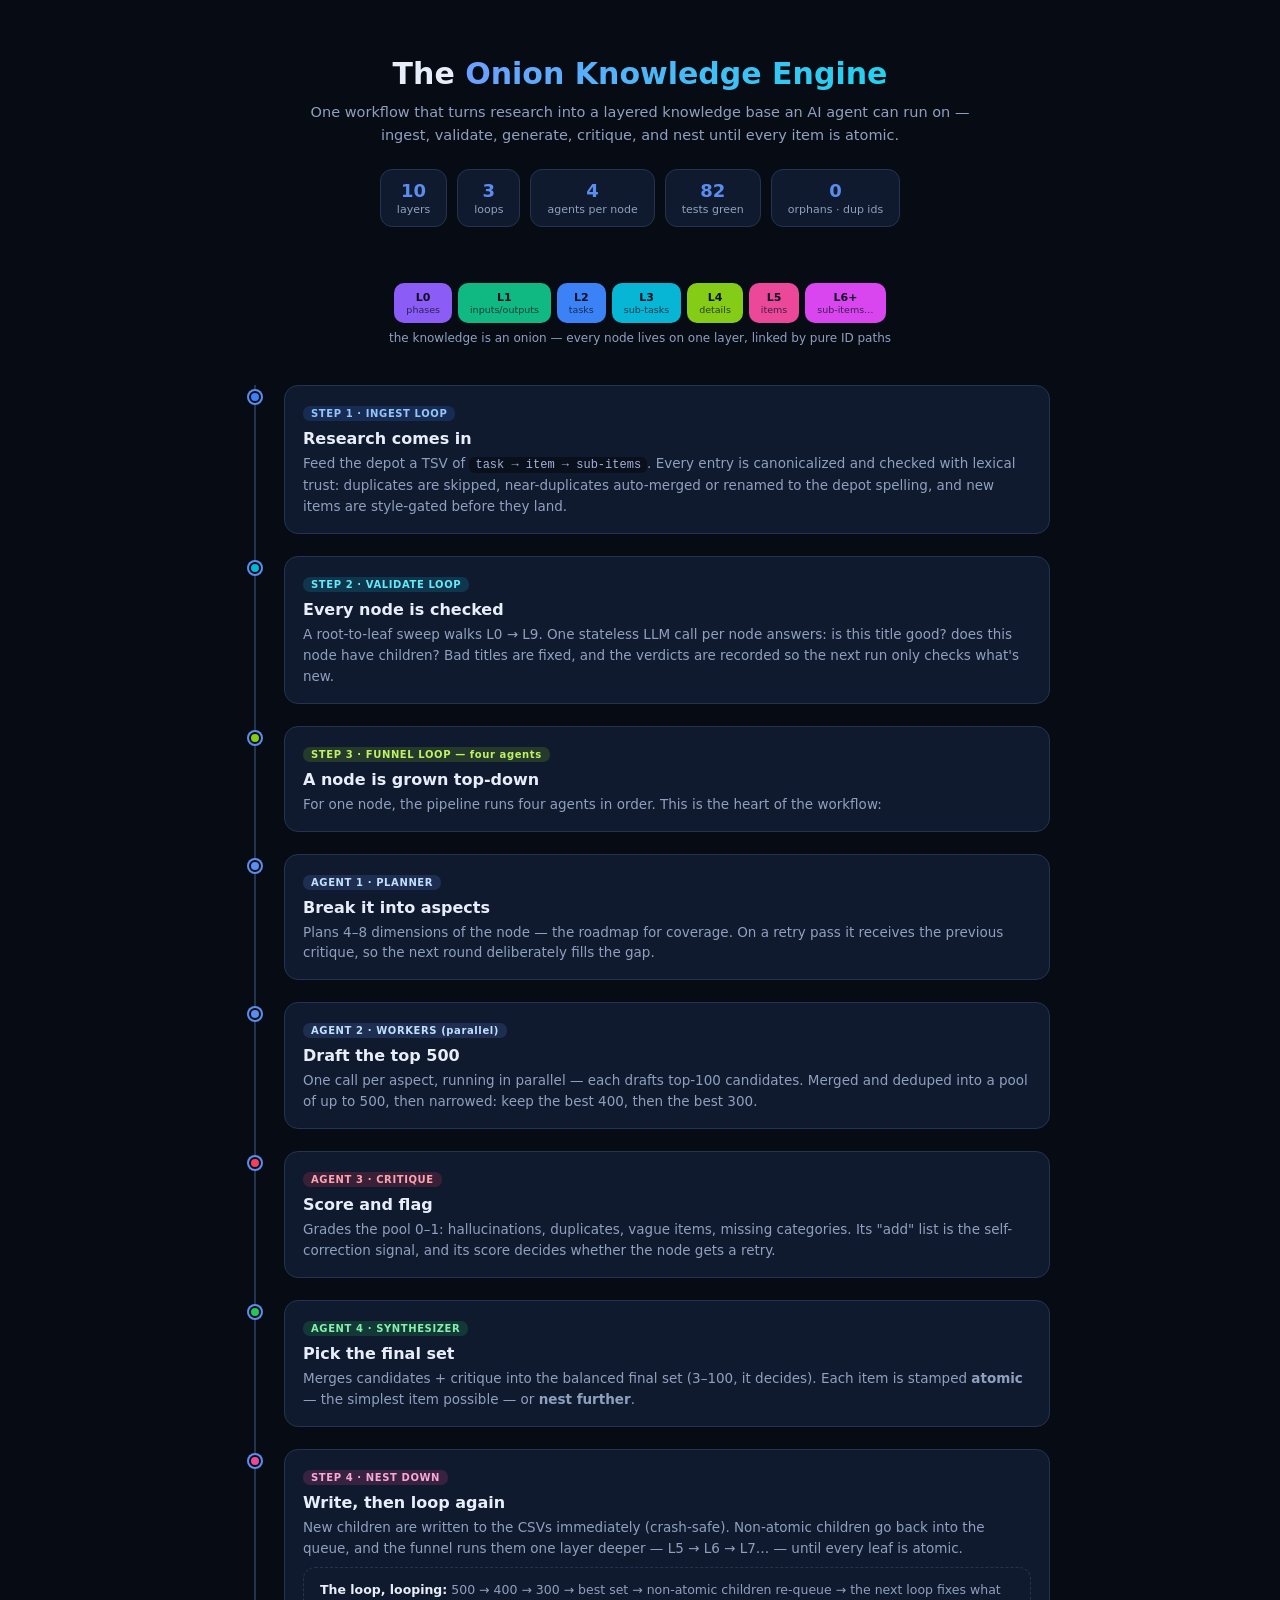
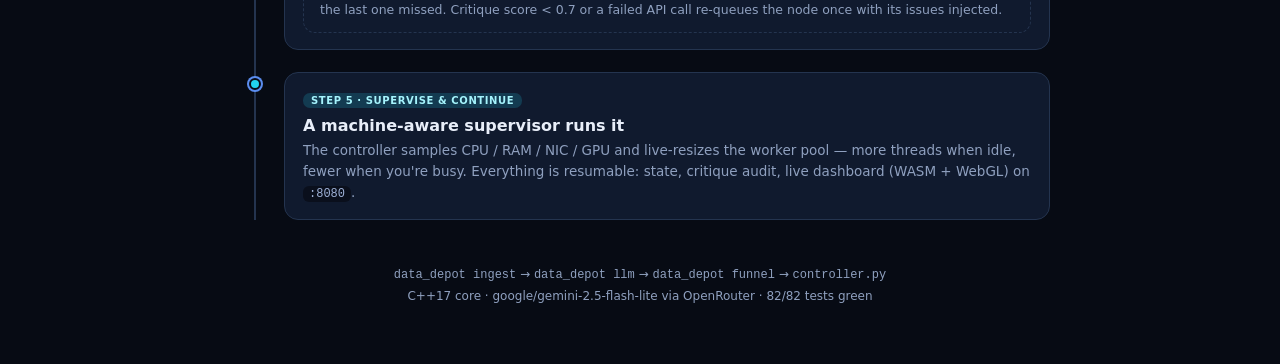
<file: legacy/workflow_showcase.html>
<!DOCTYPE html>
<html lang="en">
<head>
<meta charset="UTF-8">
<meta name="viewport" content="width=device-width, initial-scale=1">
<title>Onion Knowledge Engine — Workflow Timeline</title>
<style>
:root{
  --bg:#070b14; --card:#101a2e; --line:#24344f; --ink:#e8eef9; --muted:#8fa0bf;
  --accent:#5b8def; --accent2:#22d3ee;
  --l0:#8b5cf6; --l1:#10b981; --l2:#3b82f6; --l3:#06b6d4; --l4:#84cc16; --l5:#ec4899; --l6:#d946ef;
}
*{box-sizing:border-box;margin:0;padding:0}
body{font-family:'Segoe UI',system-ui,sans-serif;background:var(--bg);color:var(--ink);padding:0 20px 60px}
.wrap{max-width:820px;margin:0 auto}
header{text-align:center;padding:56px 0 30px}
h1{font-size:30px}
h1 span{background:linear-gradient(90deg,#6ea0ff,#22d3ee);-webkit-background-clip:text;background-clip:text;color:transparent}
.sub{color:var(--muted);margin-top:10px;font-size:14.5px;line-height:1.6}
.stats{display:flex;gap:10px;justify-content:center;flex-wrap:wrap;margin-top:22px}
.stat{background:var(--card);border:1px solid var(--line);border-radius:12px;padding:10px 16px}
.stat b{font-size:18px;color:var(--accent)}
.stat span{display:block;font-size:11px;color:var(--muted);margin-top:2px}
/* layer strip */
.layers{display:flex;gap:6px;justify-content:center;flex-wrap:wrap;margin:26px 0 8px}
.layer{border-radius:10px;padding:8px 12px;font-size:11px;font-weight:700;color:#0b1020;text-align:center}
.layer small{display:block;font-weight:400;font-size:9.5px;opacity:.75}
.layers-note{text-align:center;color:var(--muted);font-size:12px}
/* timeline */
.timeline{position:relative;margin:40px 0 0 24px;border-left:2px solid var(--line);padding-left:28px}
.step{position:relative;margin-bottom:22px}
.step .dot{position:absolute;left:-35px;top:6px;width:12px;height:12px;border-radius:50%;background:var(--accent);border:2px solid var(--bg);box-shadow:0 0 0 2px var(--accent)}
.step:before{content:"";position:absolute;left:-35px;top:-16px;bottom:-16px;width:12px}
.card{background:var(--card);border:1px solid var(--line);border-radius:14px;padding:16px 18px}
.card .tag{display:inline-block;font-size:10px;font-weight:700;letter-spacing:.6px;border-radius:7px;padding:2px 8px;margin-bottom:8px}
.card h3{font-size:16px;margin-bottom:5px}
.card p{color:var(--muted);font-size:13.5px;line-height:1.55}
.card code{font-family:ui-monospace,monospace;font-size:12px;color:#9fb2d8;background:#0a0f1c;padding:1px 6px;border-radius:6px}
.arrow{position:absolute;left:-35px;top:26px;color:var(--accent2);font-size:13px}
.loop-note{margin-top:8px;padding:12px 16px;border:1px dashed var(--line);border-radius:12px;color:var(--muted);font-size:12.5px;line-height:1.6}
.loop-note b{color:var(--ink)}
footer{text-align:center;color:var(--muted);font-size:12px;margin-top:44px;line-height:1.7}
</style>
</head>
<body>
<div class="wrap">

<header>
  <h1>The <span>Onion Knowledge Engine</span></h1>
  <p class="sub">One workflow that turns research into a layered knowledge base an AI agent can run on —<br>
  ingest, validate, generate, critique, and nest until every item is atomic.</p>
  <div class="stats">
    <div class="stat"><b>10</b><span>layers</span></div>
    <div class="stat"><b>3</b><span>loops</span></div>
    <div class="stat"><b>4</b><span>agents per node</span></div>
    <div class="stat"><b>82</b><span>tests green</span></div>
    <div class="stat"><b>0</b><span>orphans · dup ids</span></div>
  </div>
</header>

<div class="layers">
  <div class="layer" style="background:var(--l0)">L0<small>phases</small></div>
  <div class="layer" style="background:var(--l1)">L1<small>inputs/outputs</small></div>
  <div class="layer" style="background:var(--l2)">L2<small>tasks</small></div>
  <div class="layer" style="background:var(--l3)">L3<small>sub-tasks</small></div>
  <div class="layer" style="background:var(--l4)">L4<small>details</small></div>
  <div class="layer" style="background:var(--l5)">L5<small>items</small></div>
  <div class="layer" style="background:var(--l6)">L6+<small>sub-items…</small></div>
</div>
<p class="layers-note">the knowledge is an onion — every node lives on one layer, linked by pure ID paths</p>

<div class="timeline">

  <div class="step">
    <div class="dot" style="background:var(--l2)"></div>
    <div class="card">
      <span class="tag" style="background:rgba(59,130,246,.18);color:#93c5fd">STEP 1 · INGEST LOOP</span>
      <h3>Research comes in</h3>
      <p>Feed the depot a TSV of <code>task → item → sub-items</code>. Every entry is canonicalized and checked
      with lexical trust: duplicates are skipped, near-duplicates auto-merged or renamed to the depot spelling,
      and new items are style-gated before they land.</p>
    </div>
  </div>

  <div class="step">
    <div class="dot" style="background:var(--l3)"></div>
    <div class="card">
      <span class="tag" style="background:rgba(6,182,212,.18);color:#67e8f9">STEP 2 · VALIDATE LOOP</span>
      <h3>Every node is checked</h3>
      <p>A root-to-leaf sweep walks L0 → L9. One stateless LLM call per node answers:
      is this title good? does this node have children? Bad titles are fixed, and the verdicts are
      recorded so the next run only checks what's new.</p>
    </div>
  </div>

  <div class="step">
    <div class="dot" style="background:var(--l4)"></div>
    <div class="card">
      <span class="tag" style="background:rgba(132,204,22,.18);color:#bef264">STEP 3 · FUNNEL LOOP — four agents</span>
      <h3>A node is grown top-down</h3>
      <p>For one node, the pipeline runs four agents in order. This is the heart of the workflow:</p>
    </div>
  </div>

  <div class="step">
    <div class="dot" style="background:var(--accent)"></div>
    <div class="card">
      <span class="tag" style="background:rgba(91,141,239,.18);color:#bfe0ff">AGENT 1 · PLANNER</span>
      <h3>Break it into aspects</h3>
      <p>Plans 4–8 dimensions of the node — the roadmap for coverage. On a retry pass it receives the
      previous critique, so the next round deliberately fills the gap.</p>
    </div>
  </div>

  <div class="step">
    <div class="dot" style="background:var(--accent)"></div>
    <div class="card">
      <span class="tag" style="background:rgba(91,141,239,.18);color:#bfe0ff">AGENT 2 · WORKERS (parallel)</span>
      <h3>Draft the top 500</h3>
      <p>One call per aspect, running in parallel — each drafts top-100 candidates. Merged and deduped into
      a pool of up to 500, then narrowed: keep the best 400, then the best 300.</p>
    </div>
  </div>

  <div class="step">
    <div class="dot" style="background:#f43f5e"></div>
    <div class="card">
      <span class="tag" style="background:rgba(244,63,94,.18);color:#fda4af">AGENT 3 · CRITIQUE</span>
      <h3>Score and flag</h3>
      <p>Grades the pool 0–1: hallucinations, duplicates, vague items, missing categories. Its "add" list is
      the self-correction signal, and its score decides whether the node gets a retry.</p>
    </div>
  </div>

  <div class="step">
    <div class="dot" style="background:#22c55e"></div>
    <div class="card">
      <span class="tag" style="background:rgba(34,197,94,.18);color:#86efac">AGENT 4 · SYNTHESIZER</span>
      <h3>Pick the final set</h3>
      <p>Merges candidates + critique into the balanced final set (3–100, it decides). Each item is stamped
      <b>atomic</b> — the simplest item possible — or <b>nest further</b>.</p>
    </div>
  </div>

  <div class="step">
    <div class="dot" style="background:var(--l5)"></div>
    <div class="card">
      <span class="tag" style="background:rgba(236,72,153,.18);color:#f9a8d4">STEP 4 · NEST DOWN</span>
      <h3>Write, then loop again</h3>
      <p>New children are written to the CSVs immediately (crash-safe). Non-atomic children go back into the
      queue, and the funnel runs them one layer deeper — L5 → L6 → L7… — until every leaf is atomic.</p>
      <div class="loop-note"><b>The loop, looping:</b> 500 → 400 → 300 → best set → non-atomic children
      re-queue → the next loop fixes what the last one missed. Critique score &lt; 0.7 or a failed API call
      re-queues the node once with its issues injected.</div>
    </div>
  </div>

  <div class="step">
    <div class="dot" style="background:var(--accent2)"></div>
    <div class="card">
      <span class="tag" style="background:rgba(34,211,238,.18);color:#a5f3fc">STEP 5 · SUPERVISE &amp; CONTINUE</span>
      <h3>A machine-aware supervisor runs it</h3>
      <p>The controller samples CPU / RAM / NIC / GPU and live-resizes the worker pool — more threads when
      idle, fewer when you're busy. Everything is resumable: state, critique audit, live dashboard
      (WASM + WebGL) on <code>:8080</code>.</p>
    </div>
  </div>

</div>

<footer>
  <code>data_depot ingest</code> → <code>data_depot llm</code> → <code>data_depot funnel</code> → <code>controller.py</code><br>
  C++17 core · google/gemini-2.5-flash-lite via OpenRouter · 82/82 tests green
</footer>

</div>
</body>
</html>
</file>
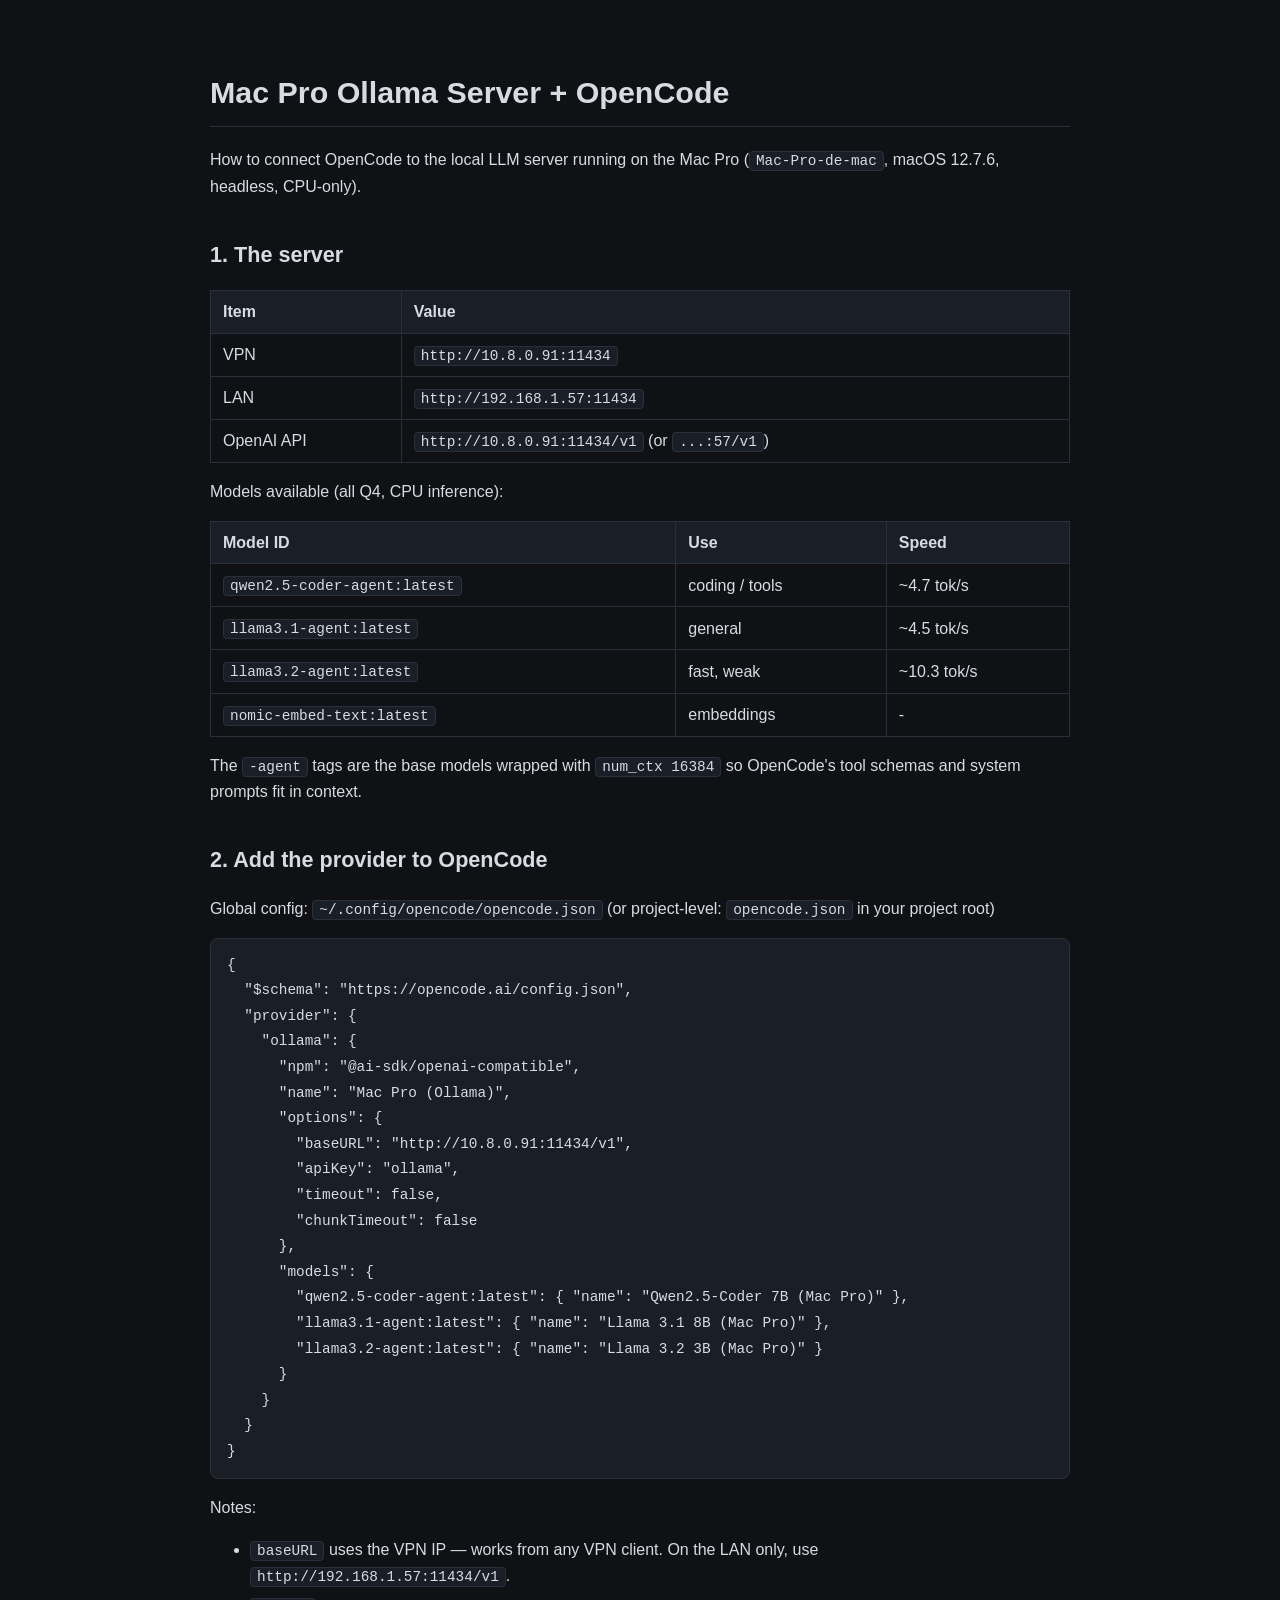
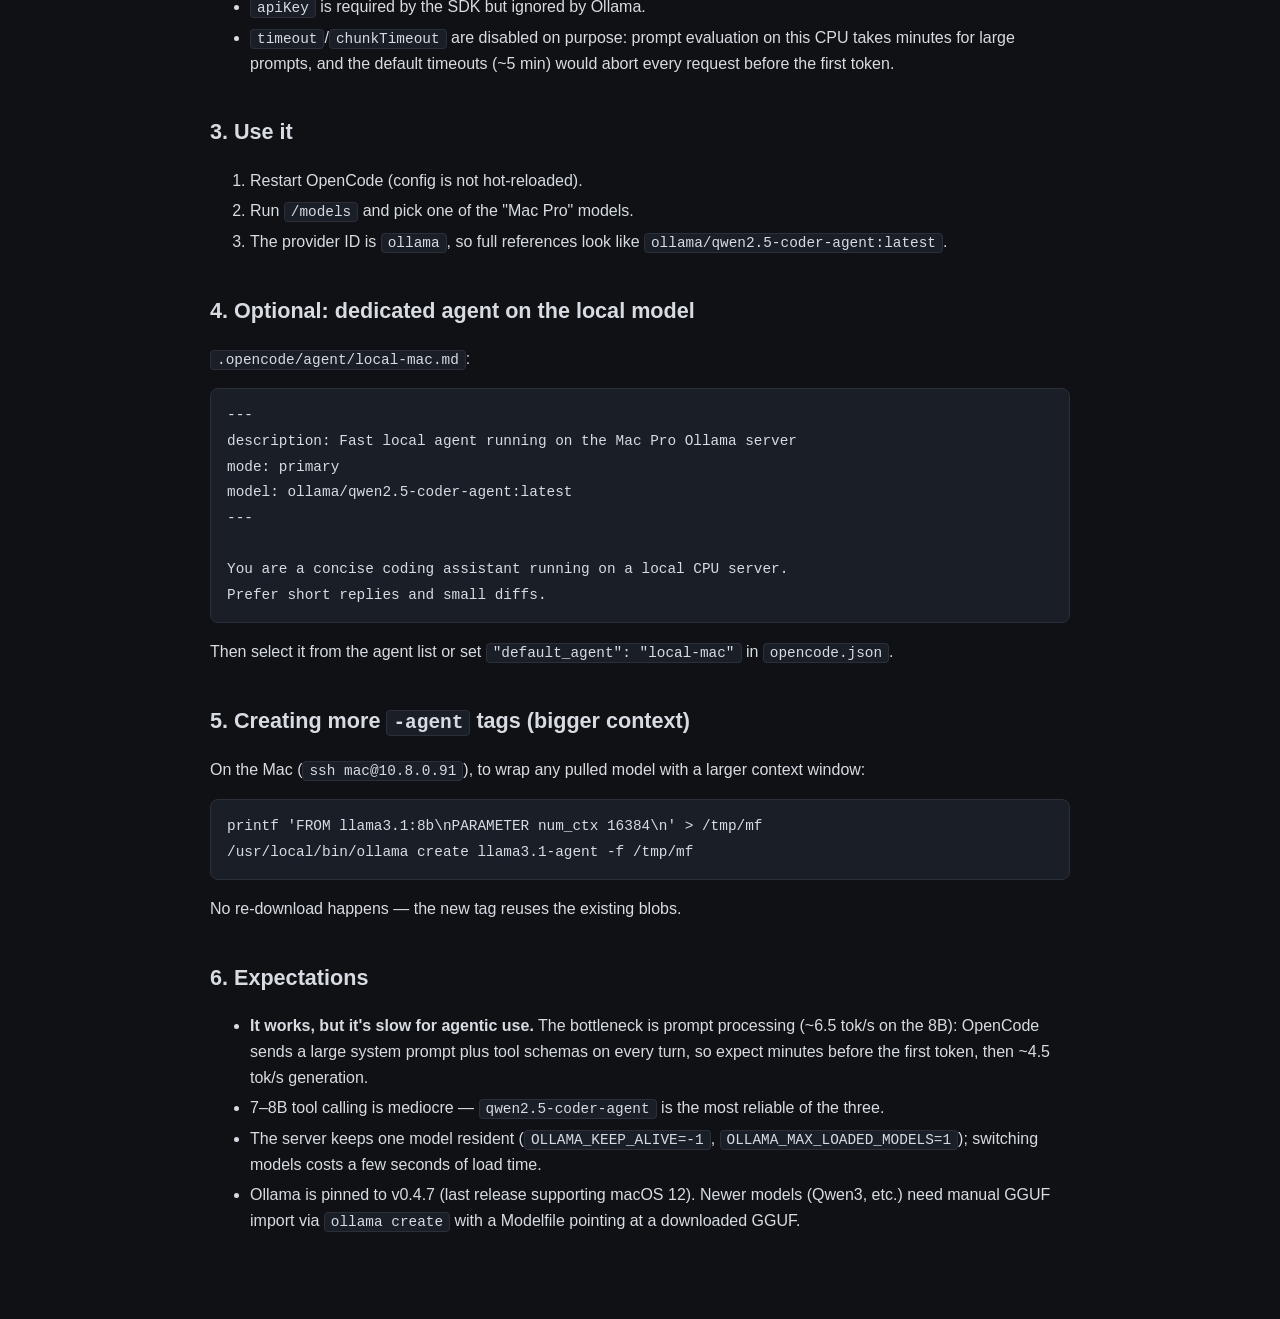
<file: legacy/docs/opencode-macpro-ollama.html>
<!doctype html>
<html lang="en">
<head>
<meta charset="utf-8">
<meta name="viewport" content="width=device-width, initial-scale=1">
<title>Mac Pro Ollama + OpenCode</title>
<style>
  :root { color-scheme: dark; }
  body { margin: 0; padding: 0; background: #0f1115; color: #d7dce2;
         font: 16px/1.6 -apple-system, BlinkMacSystemFont, "Segoe UI", sans-serif; }
  main { max-width: 860px; margin: 0 auto; padding: 48px 24px 80px; }
  h1 { font-size: 1.9em; border-bottom: 1px solid #2a2f3a; padding-bottom: .3em; }
  h2 { font-size: 1.35em; margin-top: 1.8em; }
  h3 { font-size: 1.1em; }
  a { color: #6cb2ff; text-decoration: none; }
  a:hover { text-decoration: underline; }
  code { background: #1a1e27; border: 1px solid #2a2f3a; border-radius: 4px;
         padding: 1px 6px; font-size: .9em; font-family: ui-monospace, SFMono-Regular, Menlo, monospace; }
  pre { background: #1a1e27; border: 1px solid #2a2f3a; border-radius: 8px;
        padding: 14px 16px; overflow-x: auto; }
  pre code { background: none; border: none; padding: 0; }
  table { border-collapse: collapse; width: 100%; margin: 1em 0; }
  th, td { border: 1px solid #2a2f3a; padding: 8px 12px; text-align: left; }
  th { background: #1a1e27; }
  blockquote { border-left: 3px solid #3b4455; margin: 1em 0; padding: .2em 1em; color: #9aa4b2; }
  li { margin: .3em 0; }
</style>
</head>
<body>
<main>
<h1>Mac Pro Ollama Server + OpenCode</h1>
<p>How to connect OpenCode to the local LLM server running on the Mac Pro
(<code>Mac-Pro-de-mac</code>, macOS 12.7.6, headless, CPU-only).</p>
<h2>1. The server</h2>
<table>
<thead>
<tr>
<th>Item</th>
<th>Value</th>
</tr>
</thead>
<tbody>
<tr>
<td>VPN</td>
<td><code>http://10.8.0.91:11434</code></td>
</tr>
<tr>
<td>LAN</td>
<td><code>http://192.168.1.57:11434</code></td>
</tr>
<tr>
<td>OpenAI API</td>
<td><code>http://10.8.0.91:11434/v1</code> (or <code>...:57/v1</code>)</td>
</tr>
</tbody>
</table>
<p>Models available (all Q4, CPU inference):</p>
<table>
<thead>
<tr>
<th>Model ID</th>
<th>Use</th>
<th>Speed</th>
</tr>
</thead>
<tbody>
<tr>
<td><code>qwen2.5-coder-agent:latest</code></td>
<td>coding / tools</td>
<td>~4.7 tok/s</td>
</tr>
<tr>
<td><code>llama3.1-agent:latest</code></td>
<td>general</td>
<td>~4.5 tok/s</td>
</tr>
<tr>
<td><code>llama3.2-agent:latest</code></td>
<td>fast, weak</td>
<td>~10.3 tok/s</td>
</tr>
<tr>
<td><code>nomic-embed-text:latest</code></td>
<td>embeddings</td>
<td>-</td>
</tr>
</tbody>
</table>
<p>The <code>-agent</code> tags are the base models wrapped with <code>num_ctx 16384</code> so
OpenCode's tool schemas and system prompts fit in context.</p>
<h2>2. Add the provider to OpenCode</h2>
<p>Global config: <code>~/.config/opencode/opencode.json</code>
(or project-level: <code>opencode.json</code> in your project root)</p>
<pre><code class="language-json">{
  &quot;$schema&quot;: &quot;https://opencode.ai/config.json&quot;,
  &quot;provider&quot;: {
    &quot;ollama&quot;: {
      &quot;npm&quot;: &quot;@ai-sdk/openai-compatible&quot;,
      &quot;name&quot;: &quot;Mac Pro (Ollama)&quot;,
      &quot;options&quot;: {
        &quot;baseURL&quot;: &quot;http://10.8.0.91:11434/v1&quot;,
        &quot;apiKey&quot;: &quot;ollama&quot;,
        &quot;timeout&quot;: false,
        &quot;chunkTimeout&quot;: false
      },
      &quot;models&quot;: {
        &quot;qwen2.5-coder-agent:latest&quot;: { &quot;name&quot;: &quot;Qwen2.5-Coder 7B (Mac Pro)&quot; },
        &quot;llama3.1-agent:latest&quot;: { &quot;name&quot;: &quot;Llama 3.1 8B (Mac Pro)&quot; },
        &quot;llama3.2-agent:latest&quot;: { &quot;name&quot;: &quot;Llama 3.2 3B (Mac Pro)&quot; }
      }
    }
  }
}
</code></pre>
<p>Notes:</p>
<ul>
<li><code>baseURL</code> uses the VPN IP — works from any VPN client. On the LAN only,
  use <code>http://192.168.1.57:11434/v1</code>.</li>
<li><code>apiKey</code> is required by the SDK but ignored by Ollama.</li>
<li><code>timeout</code>/<code>chunkTimeout</code> are disabled on purpose: prompt evaluation on
  this CPU takes minutes for large prompts, and the default timeouts
  (~5 min) would abort every request before the first token.</li>
</ul>
<h2>3. Use it</h2>
<ol>
<li>Restart OpenCode (config is not hot-reloaded).</li>
<li>Run <code>/models</code> and pick one of the "Mac Pro" models.</li>
<li>The provider ID is <code>ollama</code>, so full references look like
   <code>ollama/qwen2.5-coder-agent:latest</code>.</li>
</ol>
<h2>4. Optional: dedicated agent on the local model</h2>
<p><code>.opencode/agent/local-mac.md</code>:</p>
<pre><code class="language-markdown">---
description: Fast local agent running on the Mac Pro Ollama server
mode: primary
model: ollama/qwen2.5-coder-agent:latest
---

You are a concise coding assistant running on a local CPU server.
Prefer short replies and small diffs.
</code></pre>
<p>Then select it from the agent list or set
<code>"default_agent": "local-mac"</code> in <code>opencode.json</code>.</p>
<h2>5. Creating more <code>-agent</code> tags (bigger context)</h2>
<p>On the Mac (<code>ssh mac@10.8.0.91</code>), to wrap any pulled model with a larger
context window:</p>
<pre><code class="language-bash">printf 'FROM llama3.1:8b\nPARAMETER num_ctx 16384\n' &gt; /tmp/mf
/usr/local/bin/ollama create llama3.1-agent -f /tmp/mf
</code></pre>
<p>No re-download happens — the new tag reuses the existing blobs.</p>
<h2>6. Expectations</h2>
<ul>
<li><strong>It works, but it's slow for agentic use.</strong> The bottleneck is prompt
  processing (~6.5 tok/s on the 8B): OpenCode sends a large system prompt
  plus tool schemas on every turn, so expect minutes before the first
  token, then ~4.5 tok/s generation.</li>
<li>7–8B tool calling is mediocre — <code>qwen2.5-coder-agent</code> is the most
  reliable of the three.</li>
<li>The server keeps one model resident (<code>OLLAMA_KEEP_ALIVE=-1</code>,
  <code>OLLAMA_MAX_LOADED_MODELS=1</code>); switching models costs a few seconds of
  load time.</li>
<li>Ollama is pinned to v0.4.7 (last release supporting macOS 12). Newer
  models (Qwen3, etc.) need manual GGUF import via <code>ollama create</code> with a
  Modelfile pointing at a downloaded GGUF.</li>
</ul>
</main>
</body>
</html>
</file>
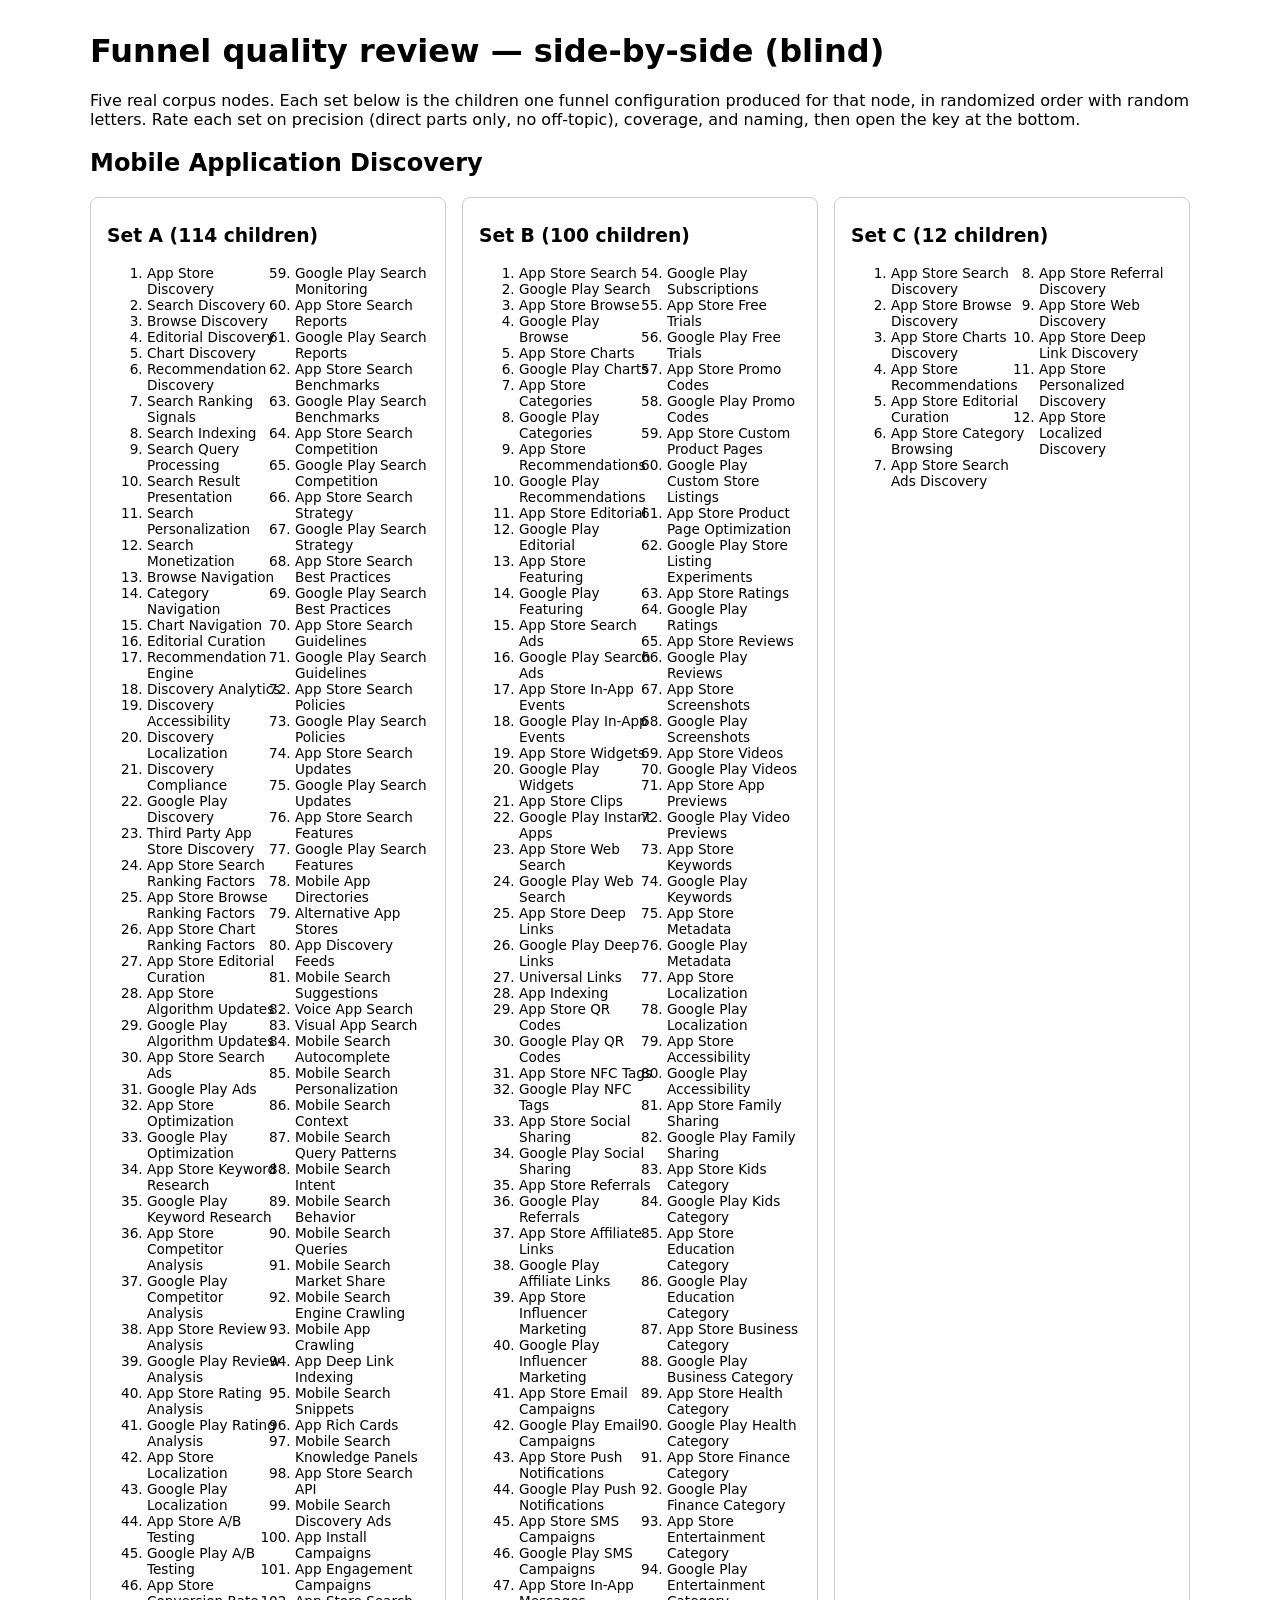
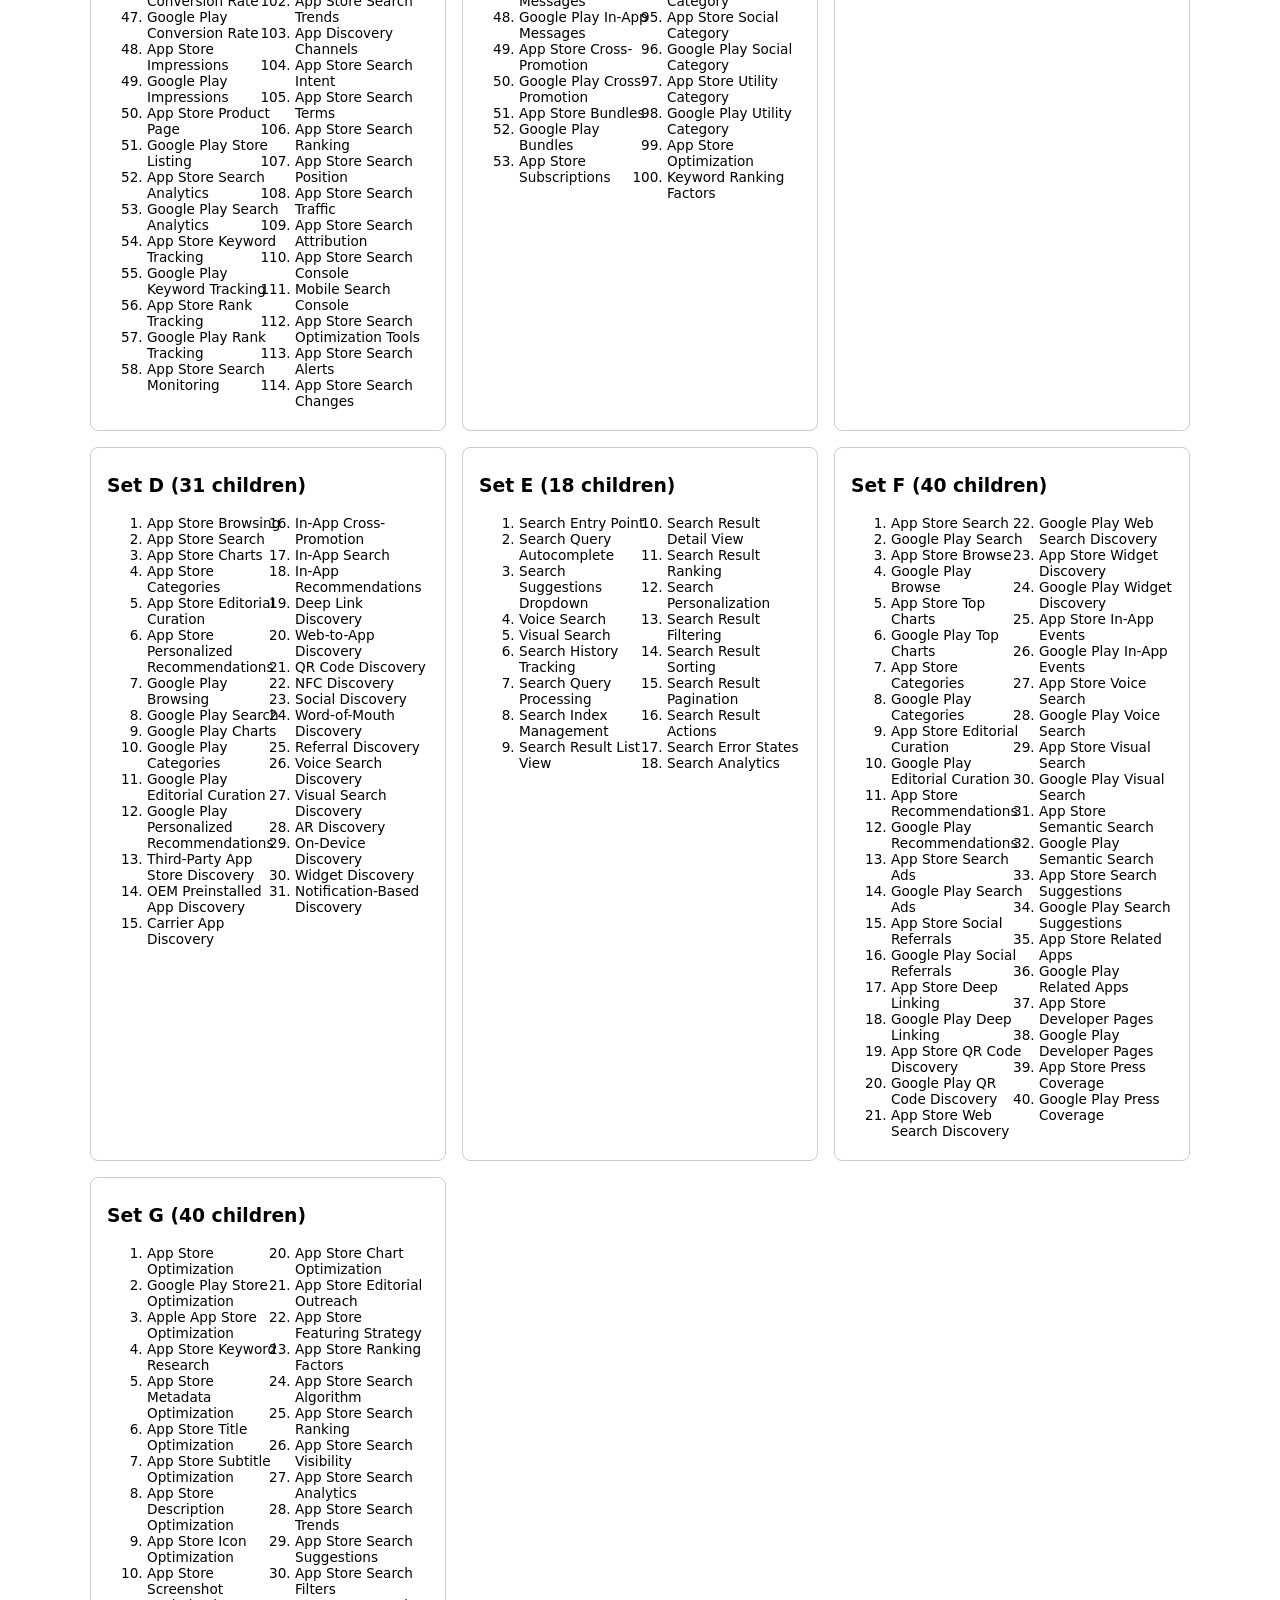
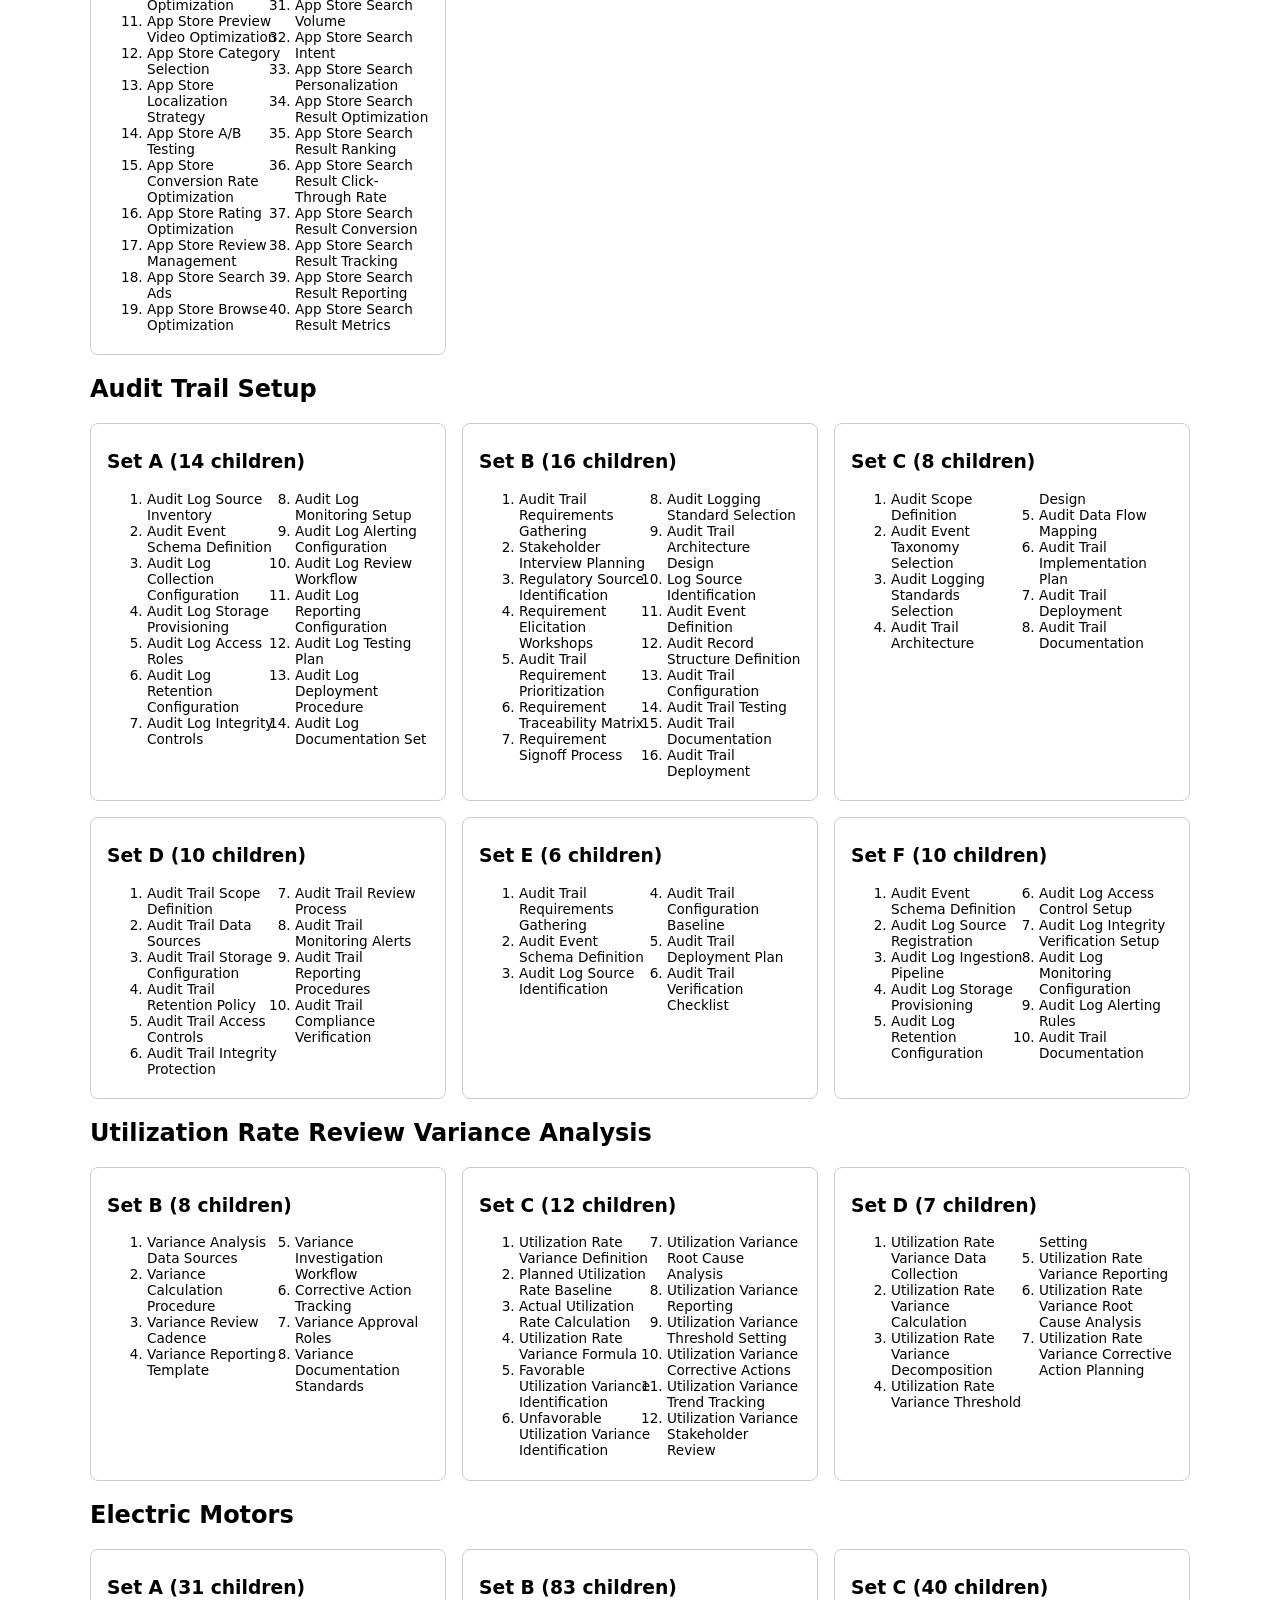
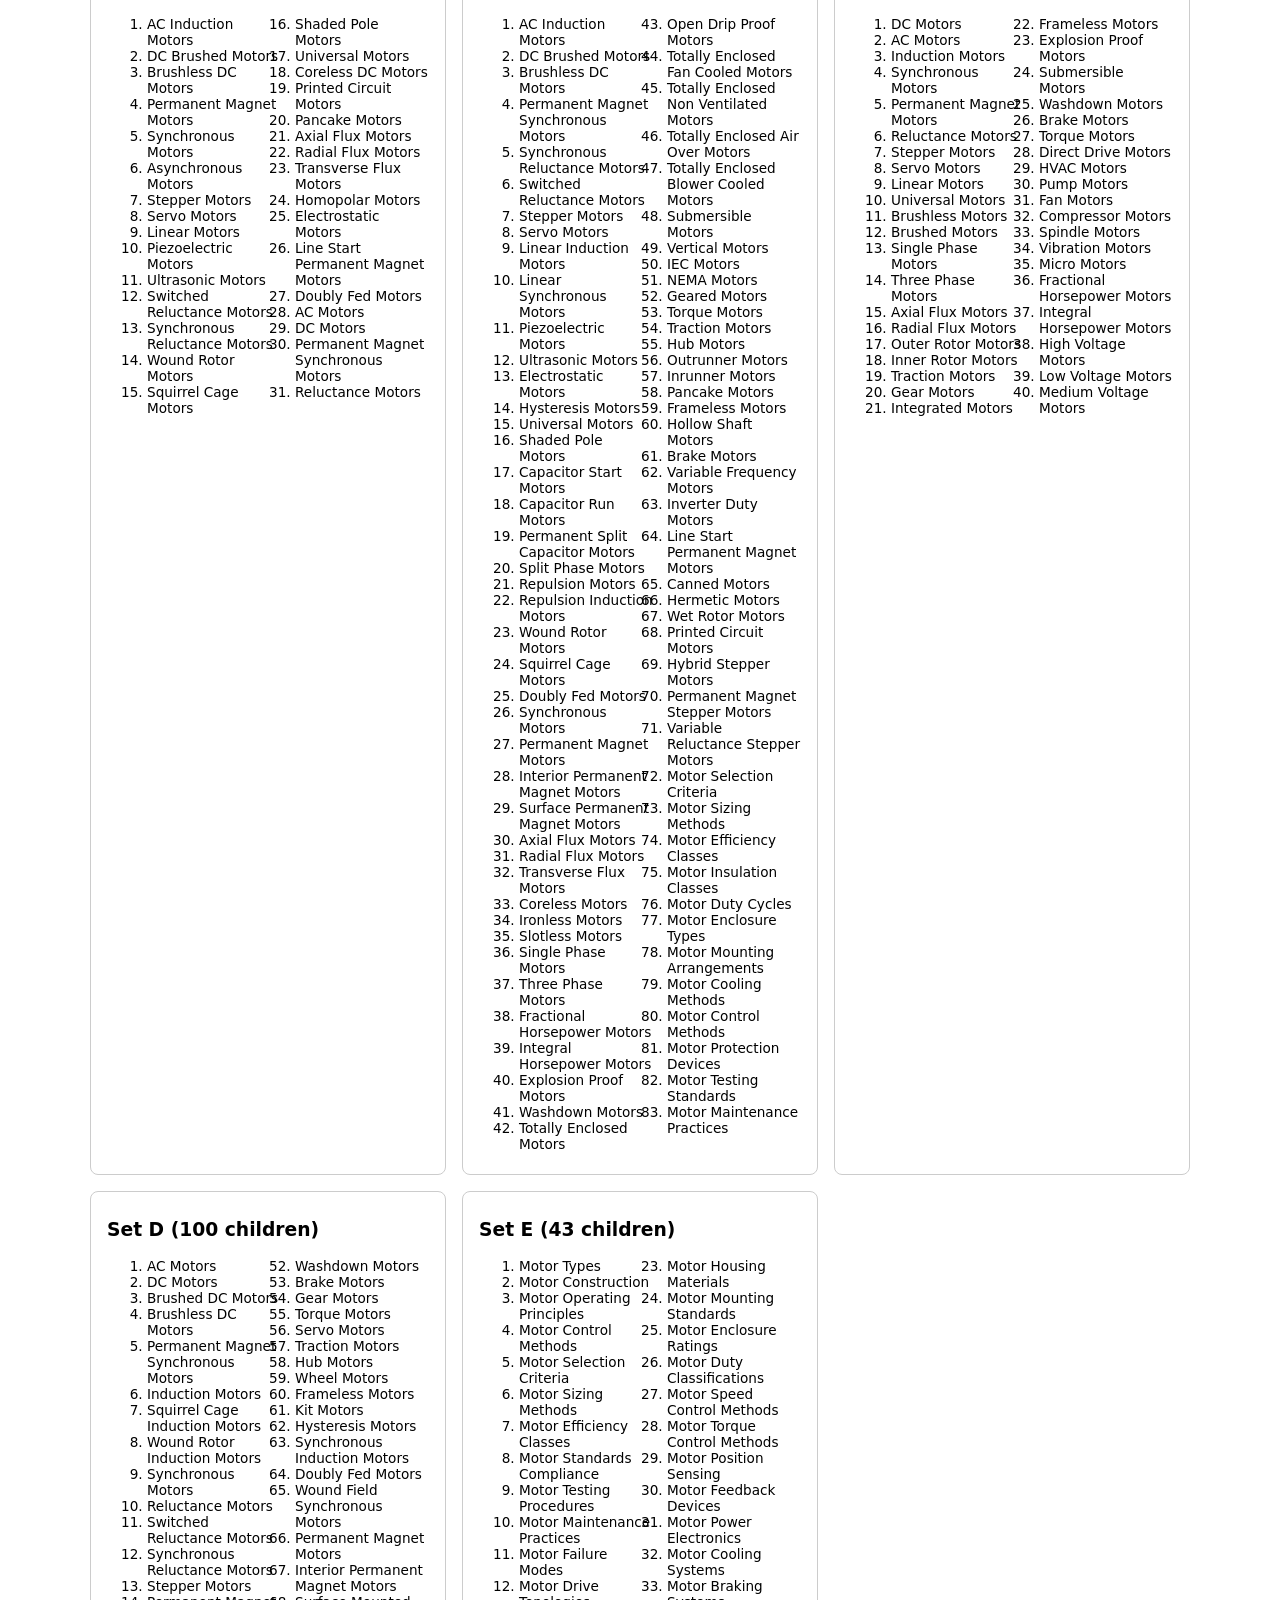
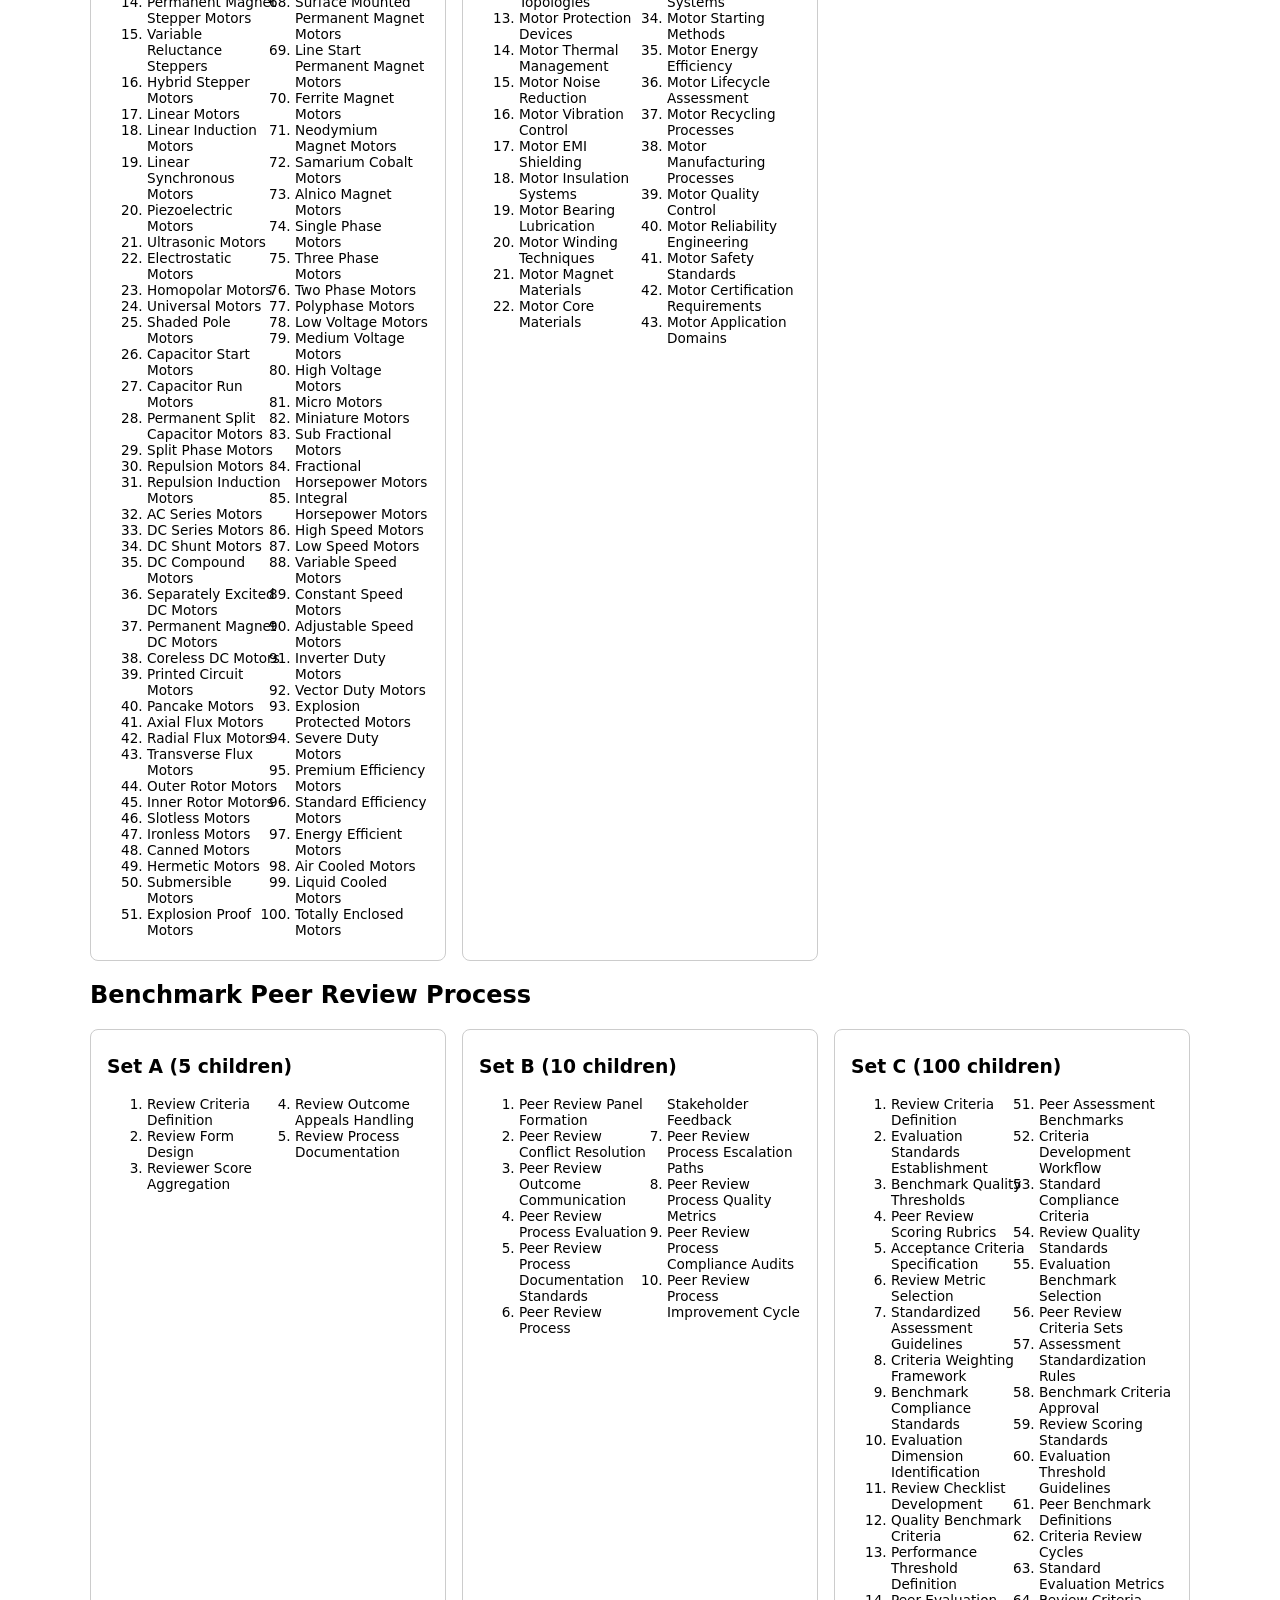
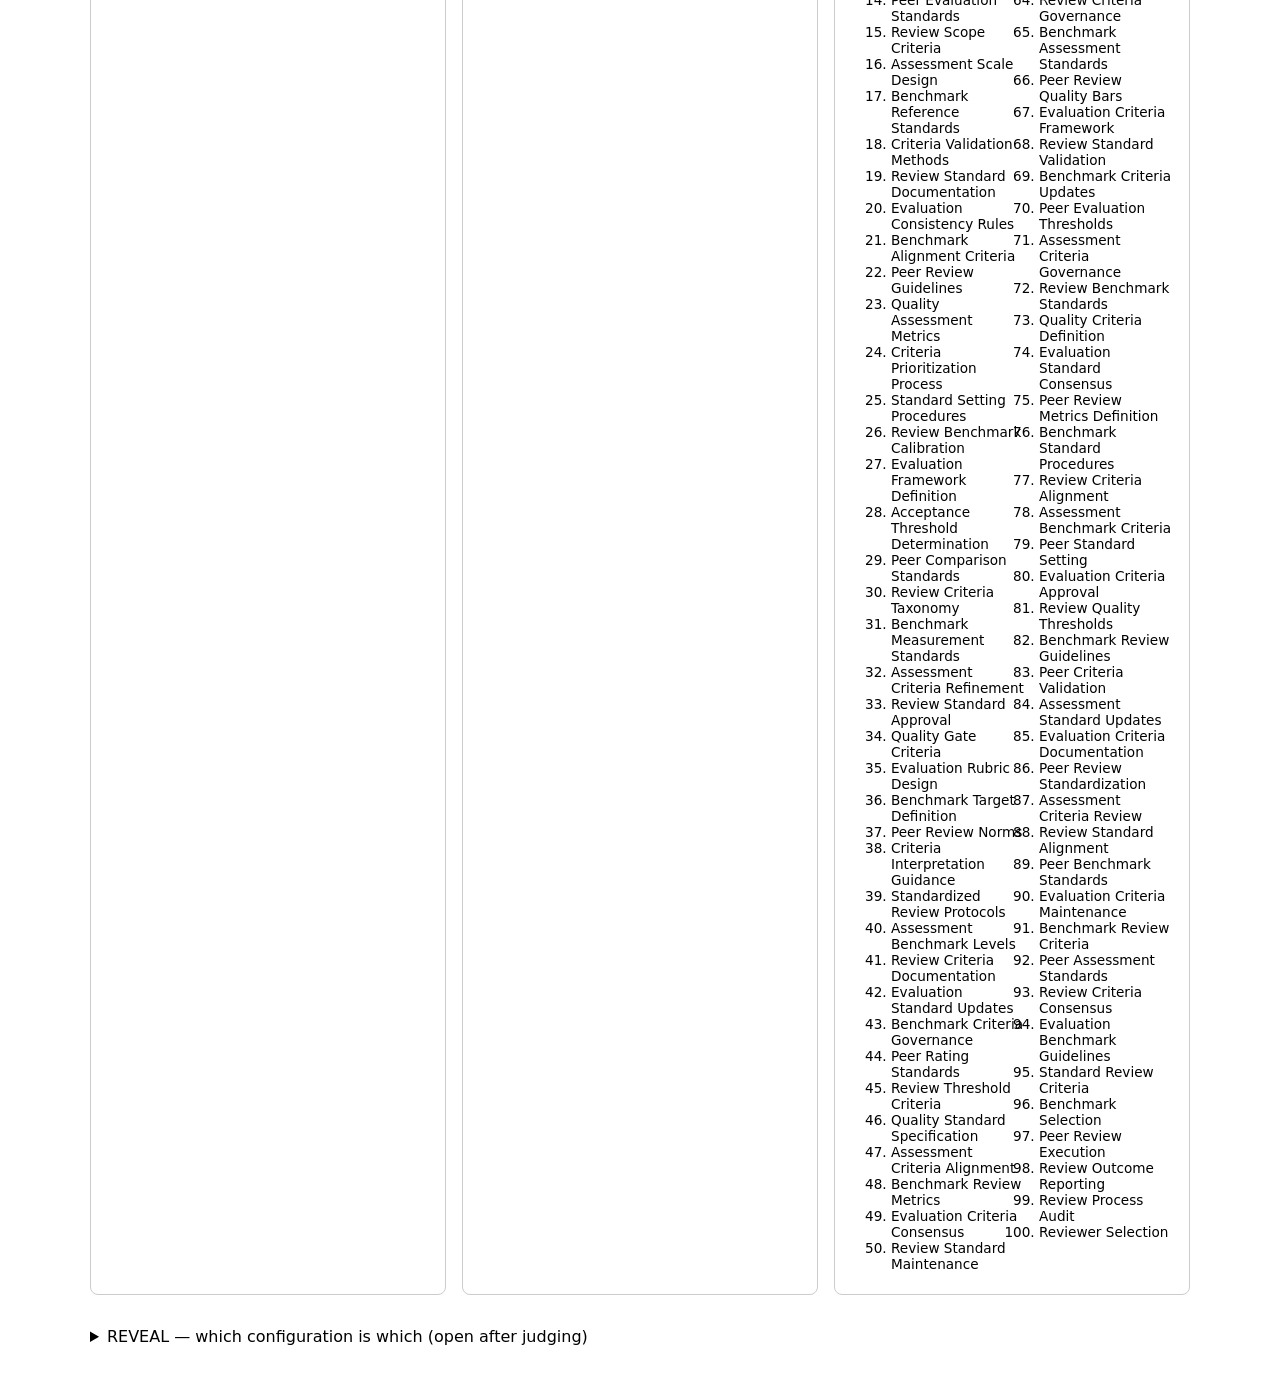
<file: docs/agent/opt/experiments/human_review.html>
<!doctype html>
<html><head><meta charset="utf-8"><title>Funnel quality review — owner OA</title>
<style>
body { font-family: system-ui, sans-serif; max-width: 1100px; margin: 2rem auto; padding: 0 1rem; }
.grid { display: grid; grid-template-columns: repeat(auto-fit, minmax(300px, 1fr)); gap: 1rem; }
.set { border: 1px solid #ccc; border-radius: 8px; padding: 0.5rem 1rem; }
ol { column-count: 2; font-size: 0.85rem; }
details { margin: 2rem 0; }
</style></head><body>
<h1>Funnel quality review — side-by-side (blind)</h1>
<p>Five real corpus nodes. Each set below is the children one funnel
configuration produced for that node, in randomized order with random
letters. Rate each set on precision (direct parts only, no off-topic),
coverage, and naming, then open the key at the bottom.</p>

    <section>
      <h2>Mobile Application Discovery</h2>
      <div class="grid">
        <div class="set">
          <h3>Set A (114 children)</h3>
          <ol><li>App Store Discovery</li><li>Search Discovery</li><li>Browse Discovery</li><li>Editorial Discovery</li><li>Chart Discovery</li><li>Recommendation Discovery</li><li>Search Ranking Signals</li><li>Search Indexing</li><li>Search Query Processing</li><li>Search Result Presentation</li><li>Search Personalization</li><li>Search Monetization</li><li>Browse Navigation</li><li>Category Navigation</li><li>Chart Navigation</li><li>Editorial Curation</li><li>Recommendation Engine</li><li>Discovery Analytics</li><li>Discovery Accessibility</li><li>Discovery Localization</li><li>Discovery Compliance</li><li>Google Play Discovery</li><li>Third Party App Store Discovery</li><li>App Store Search Ranking Factors</li><li>App Store Browse Ranking Factors</li><li>App Store Chart Ranking Factors</li><li>App Store Editorial Curation</li><li>App Store Algorithm Updates</li><li>Google Play Algorithm Updates</li><li>App Store Search Ads</li><li>Google Play Ads</li><li>App Store Optimization</li><li>Google Play Optimization</li><li>App Store Keyword Research</li><li>Google Play Keyword Research</li><li>App Store Competitor Analysis</li><li>Google Play Competitor Analysis</li><li>App Store Review Analysis</li><li>Google Play Review Analysis</li><li>App Store Rating Analysis</li><li>Google Play Rating Analysis</li><li>App Store Localization</li><li>Google Play Localization</li><li>App Store A/B Testing</li><li>Google Play A/B Testing</li><li>App Store Conversion Rate</li><li>Google Play Conversion Rate</li><li>App Store Impressions</li><li>Google Play Impressions</li><li>App Store Product Page</li><li>Google Play Store Listing</li><li>App Store Search Analytics</li><li>Google Play Search Analytics</li><li>App Store Keyword Tracking</li><li>Google Play Keyword Tracking</li><li>App Store Rank Tracking</li><li>Google Play Rank Tracking</li><li>App Store Search Monitoring</li><li>Google Play Search Monitoring</li><li>App Store Search Reports</li><li>Google Play Search Reports</li><li>App Store Search Benchmarks</li><li>Google Play Search Benchmarks</li><li>App Store Search Competition</li><li>Google Play Search Competition</li><li>App Store Search Strategy</li><li>Google Play Search Strategy</li><li>App Store Search Best Practices</li><li>Google Play Search Best Practices</li><li>App Store Search Guidelines</li><li>Google Play Search Guidelines</li><li>App Store Search Policies</li><li>Google Play Search Policies</li><li>App Store Search Updates</li><li>Google Play Search Updates</li><li>App Store Search Features</li><li>Google Play Search Features</li><li>Mobile App Directories</li><li>Alternative App Stores</li><li>App Discovery Feeds</li><li>Mobile Search Suggestions</li><li>Voice App Search</li><li>Visual App Search</li><li>Mobile Search Autocomplete</li><li>Mobile Search Personalization</li><li>Mobile Search Context</li><li>Mobile Search Query Patterns</li><li>Mobile Search Intent</li><li>Mobile Search Behavior</li><li>Mobile Search Queries</li><li>Mobile Search Market Share</li><li>Mobile Search Engine Crawling</li><li>Mobile App Crawling</li><li>App Deep Link Indexing</li><li>Mobile Search Snippets</li><li>App Rich Cards</li><li>Mobile Search Knowledge Panels</li><li>App Store Search API</li><li>Mobile Search Discovery Ads</li><li>App Install Campaigns</li><li>App Engagement Campaigns</li><li>App Store Search Trends</li><li>App Discovery Channels</li><li>App Store Search Intent</li><li>App Store Search Terms</li><li>App Store Search Ranking</li><li>App Store Search Position</li><li>App Store Search Traffic</li><li>App Store Search Attribution</li><li>App Store Search Console</li><li>Mobile Search Console</li><li>App Store Search Optimization Tools</li><li>App Store Search Alerts</li><li>App Store Search Changes</li></ol>
        </div>
        <div class="set">
          <h3>Set B (100 children)</h3>
          <ol><li>App Store Search</li><li>Google Play Search</li><li>App Store Browse</li><li>Google Play Browse</li><li>App Store Charts</li><li>Google Play Charts</li><li>App Store Categories</li><li>Google Play Categories</li><li>App Store Recommendations</li><li>Google Play Recommendations</li><li>App Store Editorial</li><li>Google Play Editorial</li><li>App Store Featuring</li><li>Google Play Featuring</li><li>App Store Search Ads</li><li>Google Play Search Ads</li><li>App Store In-App Events</li><li>Google Play In-App Events</li><li>App Store Widgets</li><li>Google Play Widgets</li><li>App Store Clips</li><li>Google Play Instant Apps</li><li>App Store Web Search</li><li>Google Play Web Search</li><li>App Store Deep Links</li><li>Google Play Deep Links</li><li>Universal Links</li><li>App Indexing</li><li>App Store QR Codes</li><li>Google Play QR Codes</li><li>App Store NFC Tags</li><li>Google Play NFC Tags</li><li>App Store Social Sharing</li><li>Google Play Social Sharing</li><li>App Store Referrals</li><li>Google Play Referrals</li><li>App Store Affiliate Links</li><li>Google Play Affiliate Links</li><li>App Store Influencer Marketing</li><li>Google Play Influencer Marketing</li><li>App Store Email Campaigns</li><li>Google Play Email Campaigns</li><li>App Store Push Notifications</li><li>Google Play Push Notifications</li><li>App Store SMS Campaigns</li><li>Google Play SMS Campaigns</li><li>App Store In-App Messages</li><li>Google Play In-App Messages</li><li>App Store Cross-Promotion</li><li>Google Play Cross-Promotion</li><li>App Store Bundles</li><li>Google Play Bundles</li><li>App Store Subscriptions</li><li>Google Play Subscriptions</li><li>App Store Free Trials</li><li>Google Play Free Trials</li><li>App Store Promo Codes</li><li>Google Play Promo Codes</li><li>App Store Custom Product Pages</li><li>Google Play Custom Store Listings</li><li>App Store Product Page Optimization</li><li>Google Play Store Listing Experiments</li><li>App Store Ratings</li><li>Google Play Ratings</li><li>App Store Reviews</li><li>Google Play Reviews</li><li>App Store Screenshots</li><li>Google Play Screenshots</li><li>App Store Videos</li><li>Google Play Videos</li><li>App Store App Previews</li><li>Google Play Video Previews</li><li>App Store Keywords</li><li>Google Play Keywords</li><li>App Store Metadata</li><li>Google Play Metadata</li><li>App Store Localization</li><li>Google Play Localization</li><li>App Store Accessibility</li><li>Google Play Accessibility</li><li>App Store Family Sharing</li><li>Google Play Family Sharing</li><li>App Store Kids Category</li><li>Google Play Kids Category</li><li>App Store Education Category</li><li>Google Play Education Category</li><li>App Store Business Category</li><li>Google Play Business Category</li><li>App Store Health Category</li><li>Google Play Health Category</li><li>App Store Finance Category</li><li>Google Play Finance Category</li><li>App Store Entertainment Category</li><li>Google Play Entertainment Category</li><li>App Store Social Category</li><li>Google Play Social Category</li><li>App Store Utility Category</li><li>Google Play Utility Category</li><li>App Store Optimization</li><li>Keyword Ranking Factors</li></ol>
        </div>
        <div class="set">
          <h3>Set C (12 children)</h3>
          <ol><li>App Store Search Discovery</li><li>App Store Browse Discovery</li><li>App Store Charts Discovery</li><li>App Store Recommendations</li><li>App Store Editorial Curation</li><li>App Store Category Browsing</li><li>App Store Search Ads Discovery</li><li>App Store Referral Discovery</li><li>App Store Web Discovery</li><li>App Store Deep Link Discovery</li><li>App Store Personalized Discovery</li><li>App Store Localized Discovery</li></ol>
        </div>
        <div class="set">
          <h3>Set D (31 children)</h3>
          <ol><li>App Store Browsing</li><li>App Store Search</li><li>App Store Charts</li><li>App Store Categories</li><li>App Store Editorial Curation</li><li>App Store Personalized Recommendations</li><li>Google Play Browsing</li><li>Google Play Search</li><li>Google Play Charts</li><li>Google Play Categories</li><li>Google Play Editorial Curation</li><li>Google Play Personalized Recommendations</li><li>Third-Party App Store Discovery</li><li>OEM Preinstalled App Discovery</li><li>Carrier App Discovery</li><li>In-App Cross-Promotion</li><li>In-App Search</li><li>In-App Recommendations</li><li>Deep Link Discovery</li><li>Web-to-App Discovery</li><li>QR Code Discovery</li><li>NFC Discovery</li><li>Social Discovery</li><li>Word-of-Mouth Discovery</li><li>Referral Discovery</li><li>Voice Search Discovery</li><li>Visual Search Discovery</li><li>AR Discovery</li><li>On-Device Discovery</li><li>Widget Discovery</li><li>Notification-Based Discovery</li></ol>
        </div>
        <div class="set">
          <h3>Set E (18 children)</h3>
          <ol><li>Search Entry Point</li><li>Search Query Autocomplete</li><li>Search Suggestions Dropdown</li><li>Voice Search</li><li>Visual Search</li><li>Search History Tracking</li><li>Search Query Processing</li><li>Search Index Management</li><li>Search Result List View</li><li>Search Result Detail View</li><li>Search Result Ranking</li><li>Search Personalization</li><li>Search Result Filtering</li><li>Search Result Sorting</li><li>Search Result Pagination</li><li>Search Result Actions</li><li>Search Error States</li><li>Search Analytics</li></ol>
        </div>
        <div class="set">
          <h3>Set F (40 children)</h3>
          <ol><li>App Store Search</li><li>Google Play Search</li><li>App Store Browse</li><li>Google Play Browse</li><li>App Store Top Charts</li><li>Google Play Top Charts</li><li>App Store Categories</li><li>Google Play Categories</li><li>App Store Editorial Curation</li><li>Google Play Editorial Curation</li><li>App Store Recommendations</li><li>Google Play Recommendations</li><li>App Store Search Ads</li><li>Google Play Search Ads</li><li>App Store Social Referrals</li><li>Google Play Social Referrals</li><li>App Store Deep Linking</li><li>Google Play Deep Linking</li><li>App Store QR Code Discovery</li><li>Google Play QR Code Discovery</li><li>App Store Web Search Discovery</li><li>Google Play Web Search Discovery</li><li>App Store Widget Discovery</li><li>Google Play Widget Discovery</li><li>App Store In-App Events</li><li>Google Play In-App Events</li><li>App Store Voice Search</li><li>Google Play Voice Search</li><li>App Store Visual Search</li><li>Google Play Visual Search</li><li>App Store Semantic Search</li><li>Google Play Semantic Search</li><li>App Store Search Suggestions</li><li>Google Play Search Suggestions</li><li>App Store Related Apps</li><li>Google Play Related Apps</li><li>App Store Developer Pages</li><li>Google Play Developer Pages</li><li>App Store Press Coverage</li><li>Google Play Press Coverage</li></ol>
        </div>
        <div class="set">
          <h3>Set G (40 children)</h3>
          <ol><li>App Store Optimization</li><li>Google Play Store Optimization</li><li>Apple App Store Optimization</li><li>App Store Keyword Research</li><li>App Store Metadata Optimization</li><li>App Store Title Optimization</li><li>App Store Subtitle Optimization</li><li>App Store Description Optimization</li><li>App Store Icon Optimization</li><li>App Store Screenshot Optimization</li><li>App Store Preview Video Optimization</li><li>App Store Category Selection</li><li>App Store Localization Strategy</li><li>App Store A/B Testing</li><li>App Store Conversion Rate Optimization</li><li>App Store Rating Optimization</li><li>App Store Review Management</li><li>App Store Search Ads</li><li>App Store Browse Optimization</li><li>App Store Chart Optimization</li><li>App Store Editorial Outreach</li><li>App Store Featuring Strategy</li><li>App Store Ranking Factors</li><li>App Store Search Algorithm</li><li>App Store Search Ranking</li><li>App Store Search Visibility</li><li>App Store Search Analytics</li><li>App Store Search Trends</li><li>App Store Search Suggestions</li><li>App Store Search Filters</li><li>App Store Search Volume</li><li>App Store Search Intent</li><li>App Store Search Personalization</li><li>App Store Search Result Optimization</li><li>App Store Search Result Ranking</li><li>App Store Search Result Click-Through Rate</li><li>App Store Search Result Conversion</li><li>App Store Search Result Tracking</li><li>App Store Search Result Reporting</li><li>App Store Search Result Metrics</li></ol>
        </div></div>
    </section>
    <section>
      <h2>Audit Trail Setup</h2>
      <div class="grid">
        <div class="set">
          <h3>Set A (14 children)</h3>
          <ol><li>Audit Log Source Inventory</li><li>Audit Event Schema Definition</li><li>Audit Log Collection Configuration</li><li>Audit Log Storage Provisioning</li><li>Audit Log Access Roles</li><li>Audit Log Retention Configuration</li><li>Audit Log Integrity Controls</li><li>Audit Log Monitoring Setup</li><li>Audit Log Alerting Configuration</li><li>Audit Log Review Workflow</li><li>Audit Log Reporting Configuration</li><li>Audit Log Testing Plan</li><li>Audit Log Deployment Procedure</li><li>Audit Log Documentation Set</li></ol>
        </div>
        <div class="set">
          <h3>Set B (16 children)</h3>
          <ol><li>Audit Trail Requirements Gathering</li><li>Stakeholder Interview Planning</li><li>Regulatory Source Identification</li><li>Requirement Elicitation Workshops</li><li>Audit Trail Requirement Prioritization</li><li>Requirement Traceability Matrix</li><li>Requirement Signoff Process</li><li>Audit Logging Standard Selection</li><li>Audit Trail Architecture Design</li><li>Log Source Identification</li><li>Audit Event Definition</li><li>Audit Record Structure Definition</li><li>Audit Trail Configuration</li><li>Audit Trail Testing</li><li>Audit Trail Documentation</li><li>Audit Trail Deployment</li></ol>
        </div>
        <div class="set">
          <h3>Set C (8 children)</h3>
          <ol><li>Audit Scope Definition</li><li>Audit Event Taxonomy Selection</li><li>Audit Logging Standards Selection</li><li>Audit Trail Architecture Design</li><li>Audit Data Flow Mapping</li><li>Audit Trail Implementation Plan</li><li>Audit Trail Deployment</li><li>Audit Trail Documentation</li></ol>
        </div>
        <div class="set">
          <h3>Set D (10 children)</h3>
          <ol><li>Audit Trail Scope Definition</li><li>Audit Trail Data Sources</li><li>Audit Trail Storage Configuration</li><li>Audit Trail Retention Policy</li><li>Audit Trail Access Controls</li><li>Audit Trail Integrity Protection</li><li>Audit Trail Review Process</li><li>Audit Trail Monitoring Alerts</li><li>Audit Trail Reporting Procedures</li><li>Audit Trail Compliance Verification</li></ol>
        </div>
        <div class="set">
          <h3>Set E (6 children)</h3>
          <ol><li>Audit Trail Requirements Gathering</li><li>Audit Event Schema Definition</li><li>Audit Log Source Identification</li><li>Audit Trail Configuration Baseline</li><li>Audit Trail Deployment Plan</li><li>Audit Trail Verification Checklist</li></ol>
        </div>
        <div class="set">
          <h3>Set F (10 children)</h3>
          <ol><li>Audit Event Schema Definition</li><li>Audit Log Source Registration</li><li>Audit Log Ingestion Pipeline</li><li>Audit Log Storage Provisioning</li><li>Audit Log Retention Configuration</li><li>Audit Log Access Control Setup</li><li>Audit Log Integrity Verification Setup</li><li>Audit Log Monitoring Configuration</li><li>Audit Log Alerting Rules</li><li>Audit Trail Documentation</li></ol>
        </div></div>
    </section>
    <section>
      <h2>Utilization Rate Review Variance Analysis</h2>
      <div class="grid">
        <div class="set">
          <h3>Set B (8 children)</h3>
          <ol><li>Variance Analysis Data Sources</li><li>Variance Calculation Procedure</li><li>Variance Review Cadence</li><li>Variance Reporting Template</li><li>Variance Investigation Workflow</li><li>Corrective Action Tracking</li><li>Variance Approval Roles</li><li>Variance Documentation Standards</li></ol>
        </div>
        <div class="set">
          <h3>Set C (12 children)</h3>
          <ol><li>Utilization Rate Variance Definition</li><li>Planned Utilization Rate Baseline</li><li>Actual Utilization Rate Calculation</li><li>Utilization Rate Variance Formula</li><li>Favorable Utilization Variance Identification</li><li>Unfavorable Utilization Variance Identification</li><li>Utilization Variance Root Cause Analysis</li><li>Utilization Variance Reporting</li><li>Utilization Variance Threshold Setting</li><li>Utilization Variance Corrective Actions</li><li>Utilization Variance Trend Tracking</li><li>Utilization Variance Stakeholder Review</li></ol>
        </div>
        <div class="set">
          <h3>Set D (7 children)</h3>
          <ol><li>Utilization Rate Variance Data Collection</li><li>Utilization Rate Variance Calculation</li><li>Utilization Rate Variance Decomposition</li><li>Utilization Rate Variance Threshold Setting</li><li>Utilization Rate Variance Reporting</li><li>Utilization Rate Variance Root Cause Analysis</li><li>Utilization Rate Variance Corrective Action Planning</li></ol>
        </div></div>
    </section>
    <section>
      <h2>Electric Motors</h2>
      <div class="grid">
        <div class="set">
          <h3>Set A (31 children)</h3>
          <ol><li>AC Induction Motors</li><li>DC Brushed Motors</li><li>Brushless DC Motors</li><li>Permanent Magnet Motors</li><li>Synchronous Motors</li><li>Asynchronous Motors</li><li>Stepper Motors</li><li>Servo Motors</li><li>Linear Motors</li><li>Piezoelectric Motors</li><li>Ultrasonic Motors</li><li>Switched Reluctance Motors</li><li>Synchronous Reluctance Motors</li><li>Wound Rotor Motors</li><li>Squirrel Cage Motors</li><li>Shaded Pole Motors</li><li>Universal Motors</li><li>Coreless DC Motors</li><li>Printed Circuit Motors</li><li>Pancake Motors</li><li>Axial Flux Motors</li><li>Radial Flux Motors</li><li>Transverse Flux Motors</li><li>Homopolar Motors</li><li>Electrostatic Motors</li><li>Line Start Permanent Magnet Motors</li><li>Doubly Fed Motors</li><li>AC Motors</li><li>DC Motors</li><li>Permanent Magnet Synchronous Motors</li><li>Reluctance Motors</li></ol>
        </div>
        <div class="set">
          <h3>Set B (83 children)</h3>
          <ol><li>AC Induction Motors</li><li>DC Brushed Motors</li><li>Brushless DC Motors</li><li>Permanent Magnet Synchronous Motors</li><li>Synchronous Reluctance Motors</li><li>Switched Reluctance Motors</li><li>Stepper Motors</li><li>Servo Motors</li><li>Linear Induction Motors</li><li>Linear Synchronous Motors</li><li>Piezoelectric Motors</li><li>Ultrasonic Motors</li><li>Electrostatic Motors</li><li>Hysteresis Motors</li><li>Universal Motors</li><li>Shaded Pole Motors</li><li>Capacitor Start Motors</li><li>Capacitor Run Motors</li><li>Permanent Split Capacitor Motors</li><li>Split Phase Motors</li><li>Repulsion Motors</li><li>Repulsion Induction Motors</li><li>Wound Rotor Motors</li><li>Squirrel Cage Motors</li><li>Doubly Fed Motors</li><li>Synchronous Motors</li><li>Permanent Magnet Motors</li><li>Interior Permanent Magnet Motors</li><li>Surface Permanent Magnet Motors</li><li>Axial Flux Motors</li><li>Radial Flux Motors</li><li>Transverse Flux Motors</li><li>Coreless Motors</li><li>Ironless Motors</li><li>Slotless Motors</li><li>Single Phase Motors</li><li>Three Phase Motors</li><li>Fractional Horsepower Motors</li><li>Integral Horsepower Motors</li><li>Explosion Proof Motors</li><li>Washdown Motors</li><li>Totally Enclosed Motors</li><li>Open Drip Proof Motors</li><li>Totally Enclosed Fan Cooled Motors</li><li>Totally Enclosed Non Ventilated Motors</li><li>Totally Enclosed Air Over Motors</li><li>Totally Enclosed Blower Cooled Motors</li><li>Submersible Motors</li><li>Vertical Motors</li><li>IEC Motors</li><li>NEMA Motors</li><li>Geared Motors</li><li>Torque Motors</li><li>Traction Motors</li><li>Hub Motors</li><li>Outrunner Motors</li><li>Inrunner Motors</li><li>Pancake Motors</li><li>Frameless Motors</li><li>Hollow Shaft Motors</li><li>Brake Motors</li><li>Variable Frequency Motors</li><li>Inverter Duty Motors</li><li>Line Start Permanent Magnet Motors</li><li>Canned Motors</li><li>Hermetic Motors</li><li>Wet Rotor Motors</li><li>Printed Circuit Motors</li><li>Hybrid Stepper Motors</li><li>Permanent Magnet Stepper Motors</li><li>Variable Reluctance Stepper Motors</li><li>Motor Selection Criteria</li><li>Motor Sizing Methods</li><li>Motor Efficiency Classes</li><li>Motor Insulation Classes</li><li>Motor Duty Cycles</li><li>Motor Enclosure Types</li><li>Motor Mounting Arrangements</li><li>Motor Cooling Methods</li><li>Motor Control Methods</li><li>Motor Protection Devices</li><li>Motor Testing Standards</li><li>Motor Maintenance Practices</li></ol>
        </div>
        <div class="set">
          <h3>Set C (40 children)</h3>
          <ol><li>DC Motors</li><li>AC Motors</li><li>Induction Motors</li><li>Synchronous Motors</li><li>Permanent Magnet Motors</li><li>Reluctance Motors</li><li>Stepper Motors</li><li>Servo Motors</li><li>Linear Motors</li><li>Universal Motors</li><li>Brushless Motors</li><li>Brushed Motors</li><li>Single Phase Motors</li><li>Three Phase Motors</li><li>Axial Flux Motors</li><li>Radial Flux Motors</li><li>Outer Rotor Motors</li><li>Inner Rotor Motors</li><li>Traction Motors</li><li>Gear Motors</li><li>Integrated Motors</li><li>Frameless Motors</li><li>Explosion Proof Motors</li><li>Submersible Motors</li><li>Washdown Motors</li><li>Brake Motors</li><li>Torque Motors</li><li>Direct Drive Motors</li><li>HVAC Motors</li><li>Pump Motors</li><li>Fan Motors</li><li>Compressor Motors</li><li>Spindle Motors</li><li>Vibration Motors</li><li>Micro Motors</li><li>Fractional Horsepower Motors</li><li>Integral Horsepower Motors</li><li>High Voltage Motors</li><li>Low Voltage Motors</li><li>Medium Voltage Motors</li></ol>
        </div>
        <div class="set">
          <h3>Set D (100 children)</h3>
          <ol><li>AC Motors</li><li>DC Motors</li><li>Brushed DC Motors</li><li>Brushless DC Motors</li><li>Permanent Magnet Synchronous Motors</li><li>Induction Motors</li><li>Squirrel Cage Induction Motors</li><li>Wound Rotor Induction Motors</li><li>Synchronous Motors</li><li>Reluctance Motors</li><li>Switched Reluctance Motors</li><li>Synchronous Reluctance Motors</li><li>Stepper Motors</li><li>Permanent Magnet Stepper Motors</li><li>Variable Reluctance Steppers</li><li>Hybrid Stepper Motors</li><li>Linear Motors</li><li>Linear Induction Motors</li><li>Linear Synchronous Motors</li><li>Piezoelectric Motors</li><li>Ultrasonic Motors</li><li>Electrostatic Motors</li><li>Homopolar Motors</li><li>Universal Motors</li><li>Shaded Pole Motors</li><li>Capacitor Start Motors</li><li>Capacitor Run Motors</li><li>Permanent Split Capacitor Motors</li><li>Split Phase Motors</li><li>Repulsion Motors</li><li>Repulsion Induction Motors</li><li>AC Series Motors</li><li>DC Series Motors</li><li>DC Shunt Motors</li><li>DC Compound Motors</li><li>Separately Excited DC Motors</li><li>Permanent Magnet DC Motors</li><li>Coreless DC Motors</li><li>Printed Circuit Motors</li><li>Pancake Motors</li><li>Axial Flux Motors</li><li>Radial Flux Motors</li><li>Transverse Flux Motors</li><li>Outer Rotor Motors</li><li>Inner Rotor Motors</li><li>Slotless Motors</li><li>Ironless Motors</li><li>Canned Motors</li><li>Hermetic Motors</li><li>Submersible Motors</li><li>Explosion Proof Motors</li><li>Washdown Motors</li><li>Brake Motors</li><li>Gear Motors</li><li>Torque Motors</li><li>Servo Motors</li><li>Traction Motors</li><li>Hub Motors</li><li>Wheel Motors</li><li>Frameless Motors</li><li>Kit Motors</li><li>Hysteresis Motors</li><li>Synchronous Induction Motors</li><li>Doubly Fed Motors</li><li>Wound Field Synchronous Motors</li><li>Permanent Magnet Motors</li><li>Interior Permanent Magnet Motors</li><li>Surface Mounted Permanent Magnet Motors</li><li>Line Start Permanent Magnet Motors</li><li>Ferrite Magnet Motors</li><li>Neodymium Magnet Motors</li><li>Samarium Cobalt Motors</li><li>Alnico Magnet Motors</li><li>Single Phase Motors</li><li>Three Phase Motors</li><li>Two Phase Motors</li><li>Polyphase Motors</li><li>Low Voltage Motors</li><li>Medium Voltage Motors</li><li>High Voltage Motors</li><li>Micro Motors</li><li>Miniature Motors</li><li>Sub Fractional Motors</li><li>Fractional Horsepower Motors</li><li>Integral Horsepower Motors</li><li>High Speed Motors</li><li>Low Speed Motors</li><li>Variable Speed Motors</li><li>Constant Speed Motors</li><li>Adjustable Speed Motors</li><li>Inverter Duty Motors</li><li>Vector Duty Motors</li><li>Explosion Protected Motors</li><li>Severe Duty Motors</li><li>Premium Efficiency Motors</li><li>Standard Efficiency Motors</li><li>Energy Efficient Motors</li><li>Air Cooled Motors</li><li>Liquid Cooled Motors</li><li>Totally Enclosed Motors</li></ol>
        </div>
        <div class="set">
          <h3>Set E (43 children)</h3>
          <ol><li>Motor Types</li><li>Motor Construction</li><li>Motor Operating Principles</li><li>Motor Control Methods</li><li>Motor Selection Criteria</li><li>Motor Sizing Methods</li><li>Motor Efficiency Classes</li><li>Motor Standards Compliance</li><li>Motor Testing Procedures</li><li>Motor Maintenance Practices</li><li>Motor Failure Modes</li><li>Motor Drive Topologies</li><li>Motor Protection Devices</li><li>Motor Thermal Management</li><li>Motor Noise Reduction</li><li>Motor Vibration Control</li><li>Motor EMI Shielding</li><li>Motor Insulation Systems</li><li>Motor Bearing Lubrication</li><li>Motor Winding Techniques</li><li>Motor Magnet Materials</li><li>Motor Core Materials</li><li>Motor Housing Materials</li><li>Motor Mounting Standards</li><li>Motor Enclosure Ratings</li><li>Motor Duty Classifications</li><li>Motor Speed Control Methods</li><li>Motor Torque Control Methods</li><li>Motor Position Sensing</li><li>Motor Feedback Devices</li><li>Motor Power Electronics</li><li>Motor Cooling Systems</li><li>Motor Braking Systems</li><li>Motor Starting Methods</li><li>Motor Energy Efficiency</li><li>Motor Lifecycle Assessment</li><li>Motor Recycling Processes</li><li>Motor Manufacturing Processes</li><li>Motor Quality Control</li><li>Motor Reliability Engineering</li><li>Motor Safety Standards</li><li>Motor Certification Requirements</li><li>Motor Application Domains</li></ol>
        </div></div>
    </section>
    <section>
      <h2>Benchmark Peer Review Process</h2>
      <div class="grid">
        <div class="set">
          <h3>Set A (5 children)</h3>
          <ol><li>Review Criteria Definition</li><li>Review Form Design</li><li>Reviewer Score Aggregation</li><li>Review Outcome Appeals Handling</li><li>Review Process Documentation</li></ol>
        </div>
        <div class="set">
          <h3>Set B (10 children)</h3>
          <ol><li>Peer Review Panel Formation</li><li>Peer Review Conflict Resolution</li><li>Peer Review Outcome Communication</li><li>Peer Review Process Evaluation</li><li>Peer Review Process Documentation Standards</li><li>Peer Review Process Stakeholder Feedback</li><li>Peer Review Process Escalation Paths</li><li>Peer Review Process Quality Metrics</li><li>Peer Review Process Compliance Audits</li><li>Peer Review Process Improvement Cycle</li></ol>
        </div>
        <div class="set">
          <h3>Set C (100 children)</h3>
          <ol><li>Review Criteria Definition</li><li>Evaluation Standards Establishment</li><li>Benchmark Quality Thresholds</li><li>Peer Review Scoring Rubrics</li><li>Acceptance Criteria Specification</li><li>Review Metric Selection</li><li>Standardized Assessment Guidelines</li><li>Criteria Weighting Framework</li><li>Benchmark Compliance Standards</li><li>Evaluation Dimension Identification</li><li>Review Checklist Development</li><li>Quality Benchmark Criteria</li><li>Performance Threshold Definition</li><li>Peer Evaluation Standards</li><li>Review Scope Criteria</li><li>Assessment Scale Design</li><li>Benchmark Reference Standards</li><li>Criteria Validation Methods</li><li>Review Standard Documentation</li><li>Evaluation Consistency Rules</li><li>Benchmark Alignment Criteria</li><li>Peer Review Guidelines</li><li>Quality Assessment Metrics</li><li>Criteria Prioritization Process</li><li>Standard Setting Procedures</li><li>Review Benchmark Calibration</li><li>Evaluation Framework Definition</li><li>Acceptance Threshold Determination</li><li>Peer Comparison Standards</li><li>Review Criteria Taxonomy</li><li>Benchmark Measurement Standards</li><li>Assessment Criteria Refinement</li><li>Review Standard Approval</li><li>Quality Gate Criteria</li><li>Evaluation Rubric Design</li><li>Benchmark Target Definition</li><li>Peer Review Norms</li><li>Criteria Interpretation Guidance</li><li>Standardized Review Protocols</li><li>Assessment Benchmark Levels</li><li>Review Criteria Documentation</li><li>Evaluation Standard Updates</li><li>Benchmark Criteria Governance</li><li>Peer Rating Standards</li><li>Review Threshold Criteria</li><li>Quality Standard Specification</li><li>Assessment Criteria Alignment</li><li>Benchmark Review Metrics</li><li>Evaluation Criteria Consensus</li><li>Review Standard Maintenance</li><li>Peer Assessment Benchmarks</li><li>Criteria Development Workflow</li><li>Standard Compliance Criteria</li><li>Review Quality Standards</li><li>Evaluation Benchmark Selection</li><li>Peer Review Criteria Sets</li><li>Assessment Standardization Rules</li><li>Benchmark Criteria Approval</li><li>Review Scoring Standards</li><li>Evaluation Threshold Guidelines</li><li>Peer Benchmark Definitions</li><li>Criteria Review Cycles</li><li>Standard Evaluation Metrics</li><li>Review Criteria Governance</li><li>Benchmark Assessment Standards</li><li>Peer Review Quality Bars</li><li>Evaluation Criteria Framework</li><li>Review Standard Validation</li><li>Benchmark Criteria Updates</li><li>Peer Evaluation Thresholds</li><li>Assessment Criteria Governance</li><li>Review Benchmark Standards</li><li>Quality Criteria Definition</li><li>Evaluation Standard Consensus</li><li>Peer Review Metrics Definition</li><li>Benchmark Standard Procedures</li><li>Review Criteria Alignment</li><li>Assessment Benchmark Criteria</li><li>Peer Standard Setting</li><li>Evaluation Criteria Approval</li><li>Review Quality Thresholds</li><li>Benchmark Review Guidelines</li><li>Peer Criteria Validation</li><li>Assessment Standard Updates</li><li>Evaluation Criteria Documentation</li><li>Peer Review Standardization</li><li>Assessment Criteria Review</li><li>Review Standard Alignment</li><li>Peer Benchmark Standards</li><li>Evaluation Criteria Maintenance</li><li>Benchmark Review Criteria</li><li>Peer Assessment Standards</li><li>Review Criteria Consensus</li><li>Evaluation Benchmark Guidelines</li><li>Standard Review Criteria</li><li>Benchmark Selection</li><li>Peer Review Execution</li><li>Review Outcome Reporting</li><li>Review Process Audit</li><li>Reviewer Selection</li></ol>
        </div></div>
    </section>
<details><summary>REVEAL — which configuration is which (open after judging)</summary>
<ul><li><b>Mobile Application Discovery</b>: A = V5 (compact) · B = Baseline funnel · C = V6 (cache prefix) · D = V1 (40 candidates) · E = V3 (trim 150) · F = V2 (3-5 aspects) · G = V4 (max 40)</li><li><b>Audit Trail Setup</b>: A = V3 (trim 150) · B = V6 (cache prefix) · C = V1 (40 candidates) · D = Baseline funnel · E = V5 (compact) · F = V2 (3-5 aspects)</li><li><b>Utilization Rate Review Variance Analysis</b>: B = V1 (40 candidates) · C = V2 (3-5 aspects) · D = Baseline funnel</li><li><b>Electric Motors</b>: A = V3 (trim 150) · B = V2 (3-5 aspects) · C = V4 (max 40) · D = Baseline funnel · E = V6 (cache prefix)</li><li><b>Benchmark Peer Review Process</b>: A = V1 (40 candidates) · B = V3 (trim 150) · C = Baseline funnel (W5.4)</li></ul>
<p>Blind-judge results for the same pairs: baseline vs V3 12/0, baseline
vs V1 12/0 (Wilson 95% CI 0.76–1.00), V3 vs V1 8/4 to V1.</p>
</details>
</body></html>
</file>
